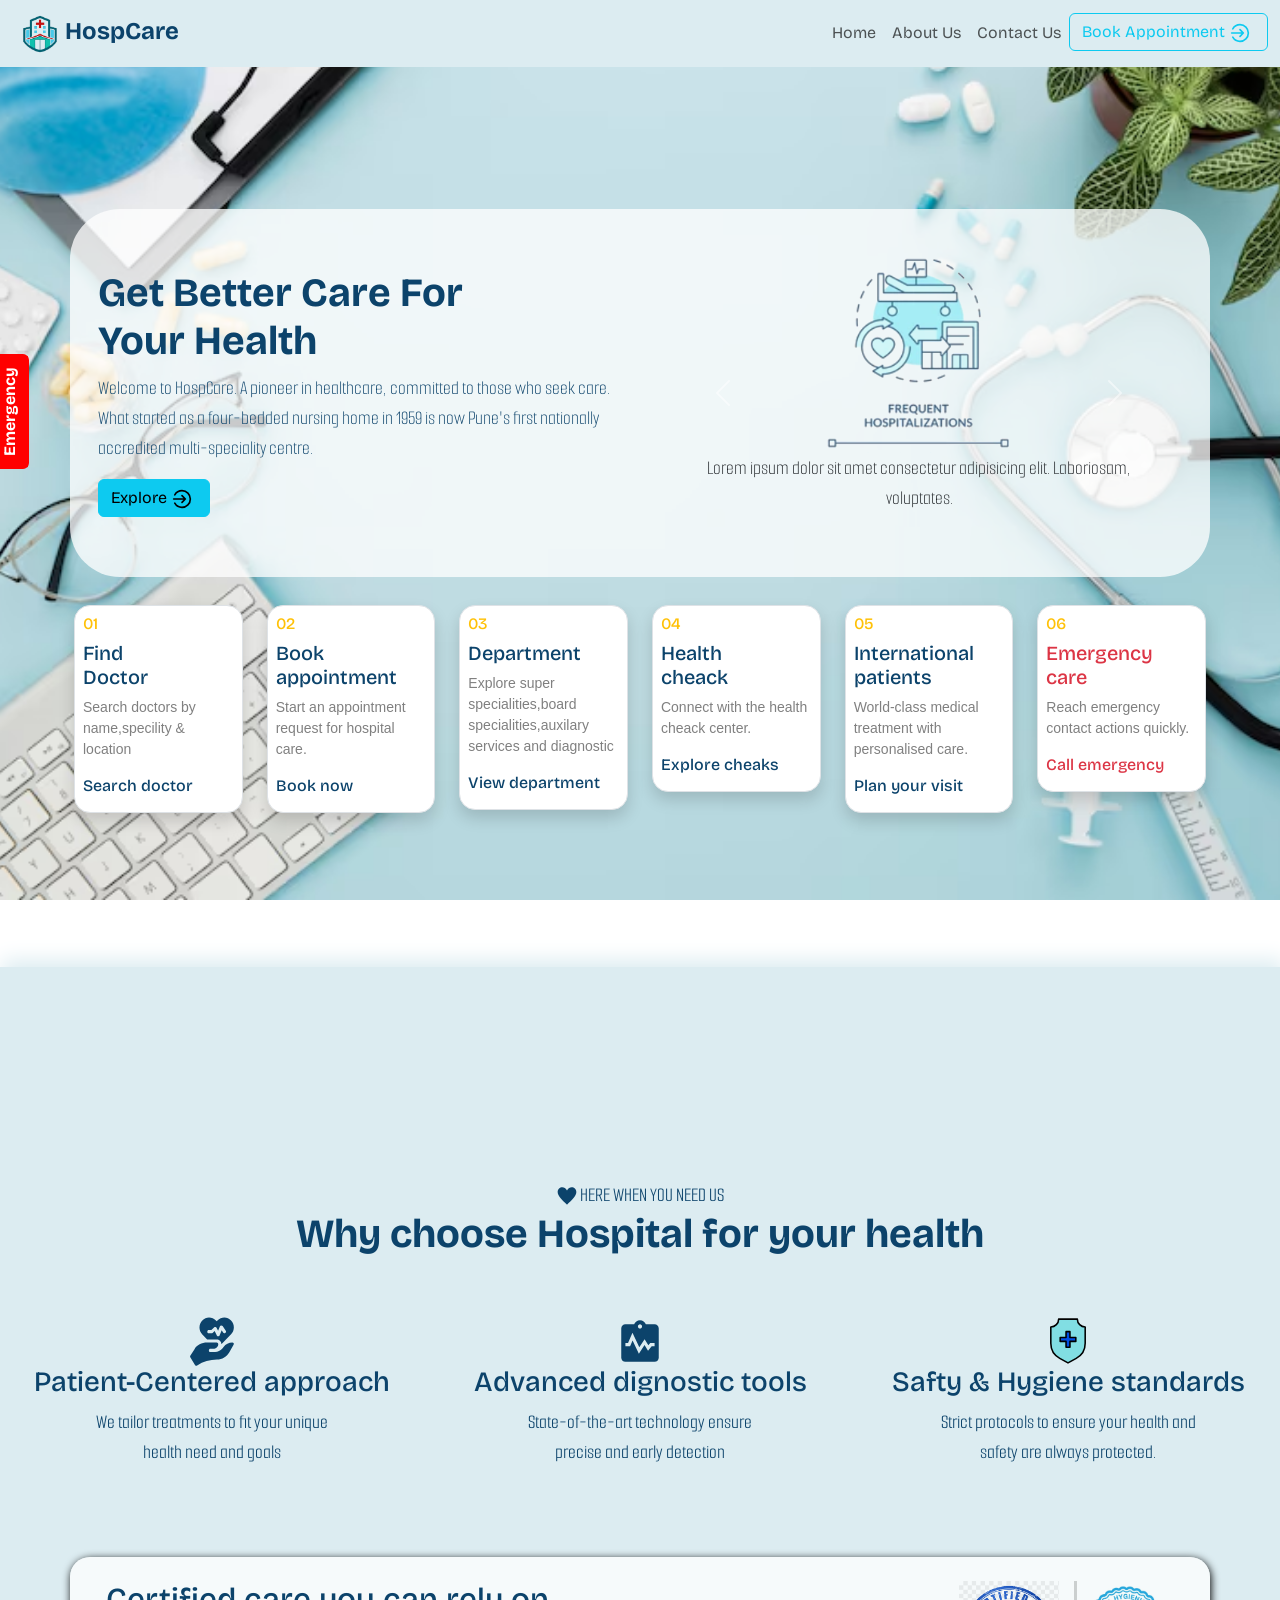
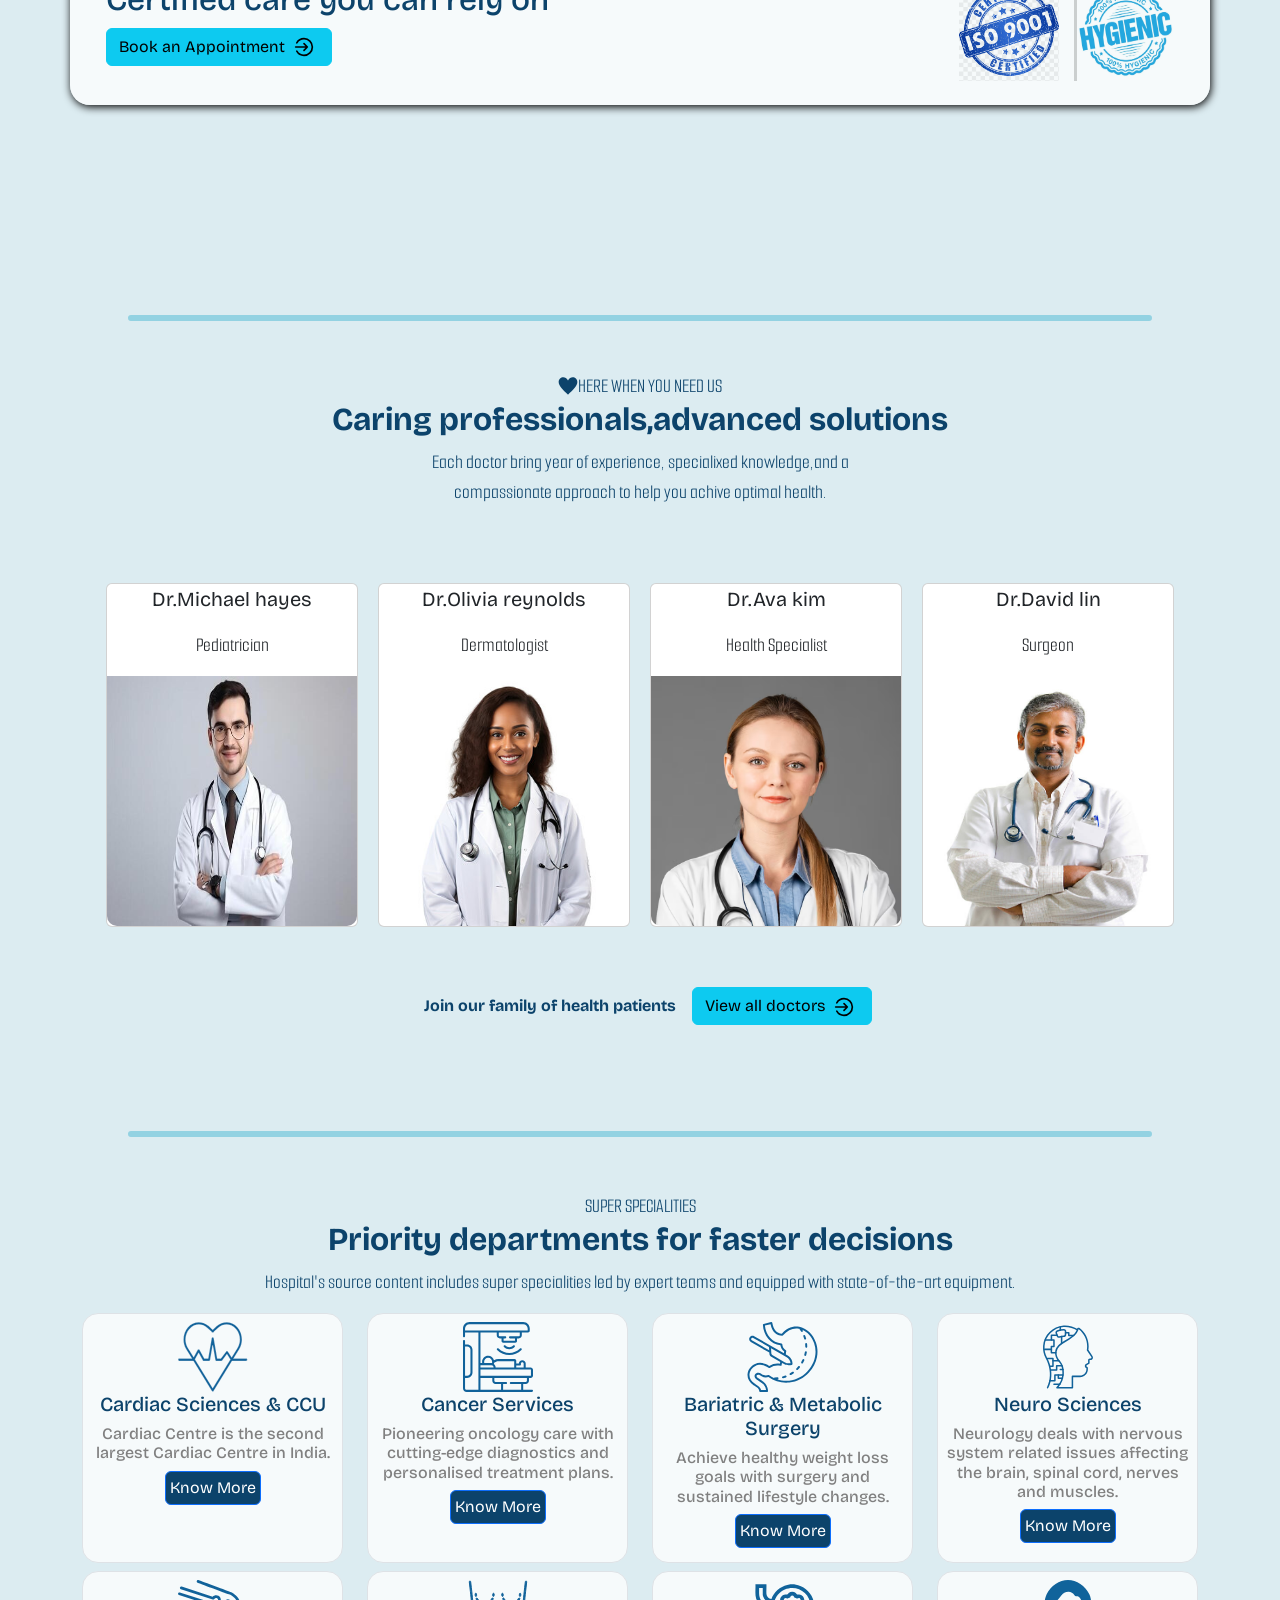
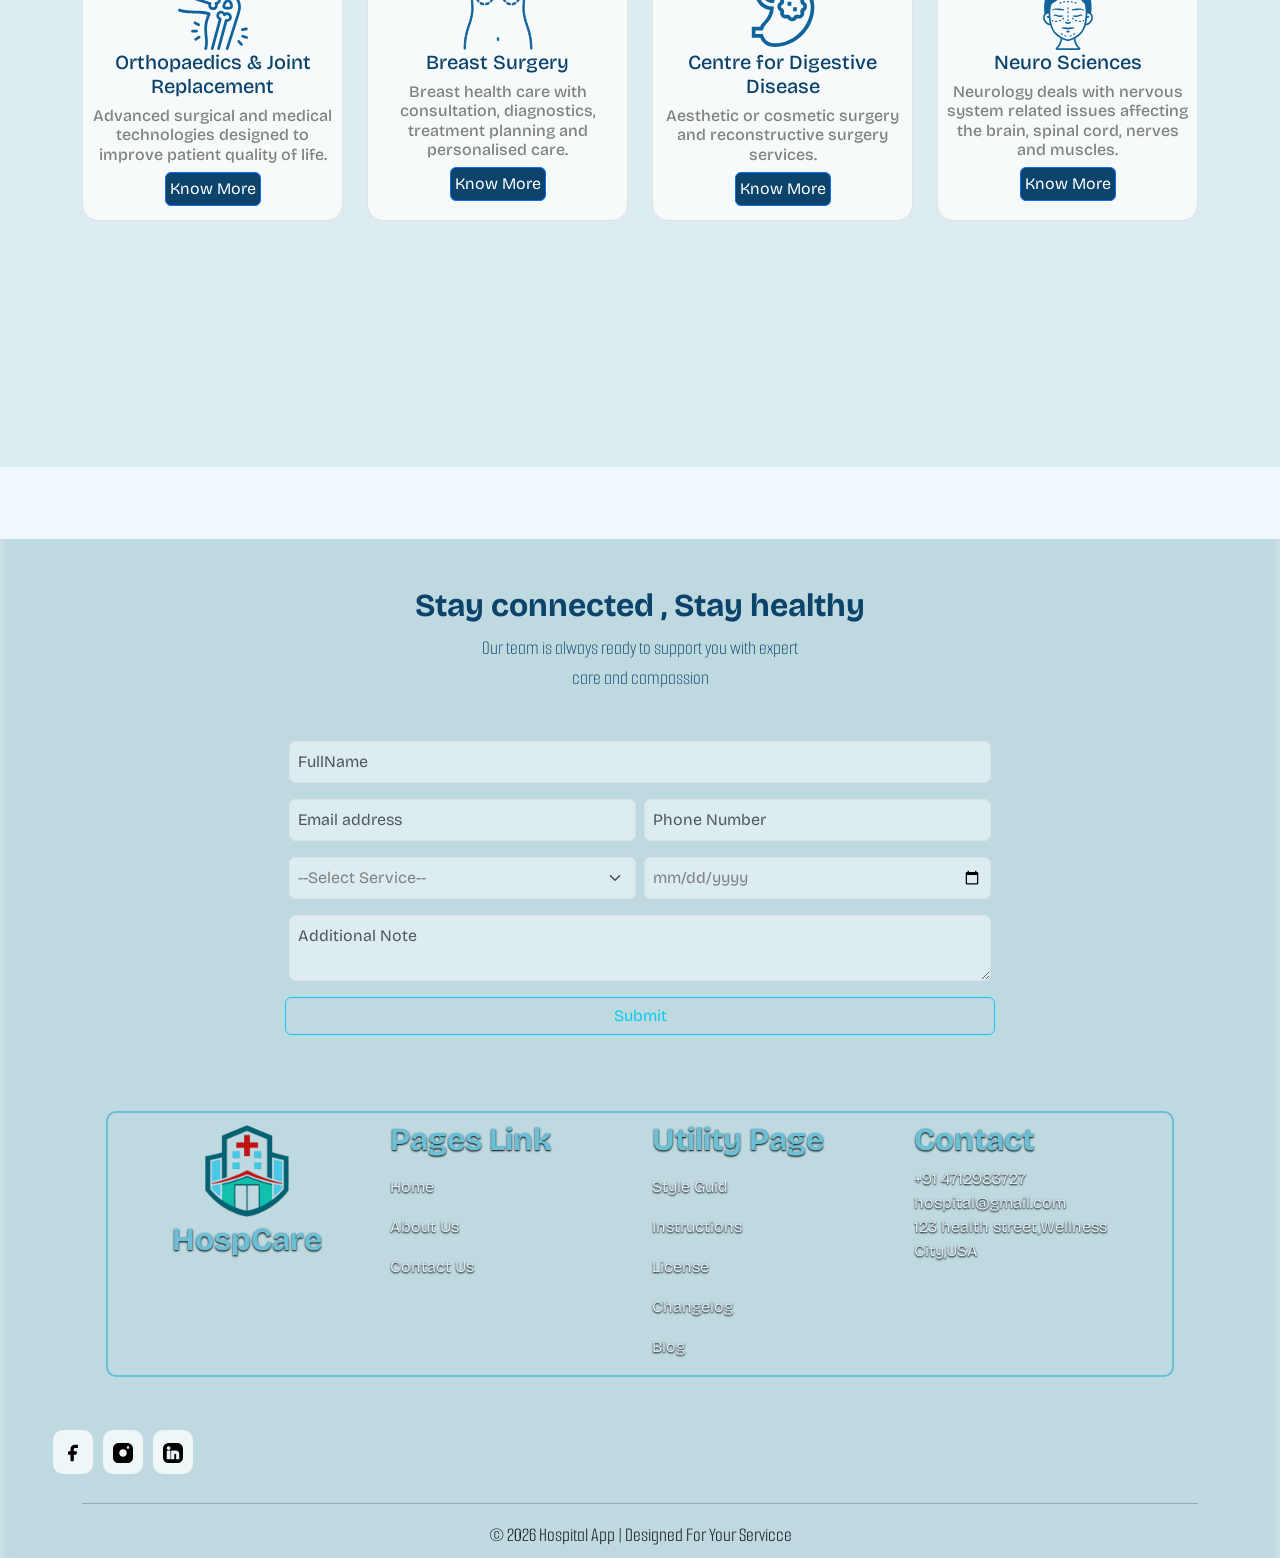
<file: index.html>
<!DOCTYPE html>
<html lang="en">

<head>
    <meta charset="UTF-8">
    <meta name="viewport" content="width=device-width, initial-scale=1.0">
    <link rel="icon" href="./assets/logo.png" sizes="32x32">
    <title>HospCare</title>
    <link rel="stylesheet" href="./style/style.css">
    <link href="https://cdn.jsdelivr.net/npm/bootstrap@5.3.8/dist/css/bootstrap.min.css" rel="stylesheet"
        integrity="sha384-sRIl4kxILFvY47J16cr9ZwB07vP4J8+LH7qKQnuqkuIAvNWLzeN8tE5YBujZqJLB" crossorigin="anonymous">
    <script src="https://cdn.jsdelivr.net/npm/bootstrap@5.3.8/dist/js/bootstrap.bundle.min.js"
        integrity="sha384-FKyoEForCGlyvwx9Hj09JcYn3nv7wiPVlz7YYwJrWVcXK/BmnVDxM+D2scQbITxI"
        crossorigin="anonymous"></script>

</head>

<body>

    <!-- navbar -->
    <div class="container-fluid na">
        <nav class="navbar navbar-expand-lg">
            <div class="navbar-brand">
                <a href="#" class="nav-link px-2">
                    <img src="./assets/logo.png" width="40px" alt="Logo">
                    <span class="fw-bold fs-4 txcol">HospCare</span>
                </a>
            </div>
            <button type="button" class="navbar-toggler" data-bs-toggle="collapse" data-bs-target="#navList"
                aria-controls="navbarNav" aria-expanded="false" aria-label="Toggle navigation">
                <span class="navbar-toggler-icon"></span>
            </button>
            <div class="collapse navbar-collapse" id="navList">
                <ul class="navbar-nav ms-auto text-center">
                    <li class="nav-item"><a href="#" class="nav-link">Home</a></li>
                    <li class="nav-item"><a href="abouut.html" class="nav-link">About Us</a></li>
                    <li class="nav-item"><a href="contactus.html" class="nav-link">Contact Us</a></li>
                    <li class="nav-item"><a href="bookappointment.html" class="btn btn-outline-info">Book Appointment<svg
                                width="30px" height="20px" viewBox="0 0 24 24" fill="none"
                                xmlns="http://www.w3.org/2000/svg">
                                <path
                                    d="M3.33789 7C5.06694 4.01099 8.29866 2 12.0001 2C17.5229 2 22.0001 6.47715 22.0001 12C22.0001 17.5228 17.5229 22 12.0001 22C8.29866 22 5.06694 19.989 3.33789 17M12 16L16 12M16 12L12 8M16 12H2"
                                    stroke="currentColor" stroke-width="2" stroke-linecap="round"
                                    stroke-linejoin="round" />
                            </svg></a></li>

                </ul>
            </div>
        </nav>
    </div>

    <div class="emergency">
        <a href="" class="btn">Emergency</a>
    </div>

    <!-- first section of webpage -->
    <section class="hero p-3">
        <div class="container row hero-slog">
            <div class="col-md-6 text-start fw-bold p-3 txcol">
                <h1 class="fw-bold">Get Better Care For <br>Your Health</h1>
                <p class="lead">Welcome to HospCare. A pioneer in healthcare, committed to those who seek care. What started as a four-bedded nursing home in 1959 is now Pune's first nationally accredited multi-speciality centre.</p>
                <a type="button" class="btn btn-info" href="#need">Explore<svg width="30px" height="20px"
                        viewBox="0 0 24 24" fill="none" xmlns="http://www.w3.org/2000/svg">
                        <path
                            d="M3.33789 7C5.06694 4.01099 8.29866 2 12.0001 2C17.5229 2 22.0001 6.47715 22.0001 12C22.0001 17.5228 17.5229 22 12.0001 22C8.29866 22 5.06694 19.989 3.33789 17M12 16L16 12M16 12L12 8M16 12H2"
                            stroke="currentColor" stroke-width="2" stroke-linecap="round" stroke-linejoin="round" />
                    </svg></a>
            </div>
            <div class="col-md-6 p-5 ">
                <div id="carouselExample" class="carousel slide" data-bs-ride="carousel">
                    <div class="carousel-inner">
                        <div class="carousel-item active">
                            <div class="text-center d-flex flex-column align-items-center ">
                                <img src="assets/froz-hosp.png" class="d-block w-10 stet" alt="...">
                                <p class="lead">Lorem ipsum dolor sit amet consectetur adipisicing elit. Laboriosam,
                                    voluptates.</p>

                            </div>
                        </div>
                        <div class="carousel-item">
                            <div class="text-center d-flex flex-column align-items-center ">
                                <img src="assets/sel-hospi.png" class="d-block w-10 stet" alt="...">
                                <p class="lead">Lorem ipsum dolor sit amet consectetur adipisicing elit. Laboriosam,
                                    voluptates.</p>

                            </div>
                        </div>
                        <div class="carousel-item">
                            <div class="text-center d-flex flex-column align-items-center ">
                                <img src="assets/freq-hosi.png" class="d-block w-10 stet" alt="...">
                                <p class="lead">Lorem ipsum dolor sit amet consectetur adipisicing elit. Laboriosam,
                                    voluptates.</p>

                            </div>
                        </div>
                    </div>
                    <button class="carousel-control-prev" type="button" data-bs-target="#carouselExample"
                        data-bs-slide="prev">
                        <span class="carousel-control-prev-icon" aria-hidden="true"></span>
                        <span class="visually-hidden">Previous</span>
                    </button>
                    <button class="carousel-control-next" type="button" data-bs-target="#carouselExample"
                        data-bs-slide="next">
                        <span class="carousel-control-next-icon" aria-hidden="true"></span>
                        <span class="visually-hidden">Next</span>
                    </button>
                </div>
            </div>
        </div>

        <div class="container p-1 mt-4">
            <div class="row text-start">
                <div class="col-12 col-md-4 col-lg-2 mb-2">
                    <div class="border shadow p-2 rounded-4 card">
                        <h6 class="text-warning">01</h6>
                        <h5 class="txcol">Find <br> Doctor</h5>
                        <p class="p">Search doctors by name,specility & location</p>
                        <h6 class="txcol">Search doctor</h6>
                    </div>
                </div>
                <div class="col-12 col-md-4 col-lg-2 mb-2">
                    <div class="border shadow p-2 rounded-4 card">
                        <h6 class="text-warning">02</h6>
                        <h5 class="txcol">Book <br> appointment</h5>
                        <p class="p">Start an appointment request for hospital care.</p>
                        <h6 class="txcol">Book now</h6>
                    </div>
                </div>
                <div class="col-12 col-md-4 col-lg-2 mb-2">
                    <div class="border shadow p-2 rounded-4 card">
                        <h6 class="text-warning">03</h6>
                        <h5 class="txcol">Department</h5>
                        <p class="p">Explore super specialities,board specialities,auxilary services and diagnostic</p>
                        <h6 class="txcol">View department</h6>
                    </div>
                </div>
                <div class="col-12 col-md-4 col-lg-2 mb-2">
                    <div class="border shadow p-2 rounded-4 card">
                        <h6 class="text-warning">04</h6>
                        <h5 class="txcol">Health <br> cheack</h5>
                        <p class="p">Connect with the health cheack center. </p>
                        <h6 class="txcol">Explore cheaks</h6>
                    </div>
                </div>
                <div class="col-12 col-md-4 col-lg-2 mb-2">
                    <div class="border shadow p-2 rounded-4 card">
                        <h6 class="text-warning">05</h6>
                        <h5 class="txcol">International patients</h5>
                        <p class="p">World-class medical treatment with personalised care. </p>
                        <h6 class="txcol">Plan your visit</h6>
                    </div>
                </div>
                <div class="col-12 col-md-4 col-lg-2 mb-2">
                    <div class="border shadow p-2 rounded-4 card">
                        <h6 class="text-warning">06</h6>
                        <h5 class="text-danger">Emergency <br> care</h5>
                        <p class="p">Reach emergency contact actions quickly.</p>
                        <h6 class="text-danger">Call emergency</h6>
                    </div>
                </div>
            </div>
        </div>
    </section>


    <!-- section second of webpage -->

    <section class="section-need txcol" id="need">
        <div class="need-head text-center ">
            <span class="reveal-text">
                <svg width="20px" height="20px" viewBox="0 0 15 15" fill="#0c436b" version="1.1" id="heart"
                    xmlns="http://www.w3.org/2000/svg">
                    <path
                        d="M13.91,6.75c-1.17,2.25-4.3,5.31-6.07,6.94c-0.1903,0.1718-0.4797,0.1718-0.67,0C5.39,12.06,2.26,9,1.09,6.75&#xA;&#x9;C-1.48,1.8,5-1.5,7.5,3.45C10-1.5,16.48,1.8,13.91,6.75z" />
                </svg>
                HERE WHEN YOU NEED US
            </span>
            <h1 class="fw-bold reveal-text">Why choose Hospital for your health</h1>
        </div>
        <div class="row text-center mb-4">
            <div class="col-lg-4 reveal-text">
                <svg version="1.1" id="Icons" xmlns="http://www.w3.org/2000/svg"
                    xmlns:xlink="http://www.w3.org/1999/xlink" fill="#0c436b" viewBox="0 0 32 32" xml:space="preserve"
                    width="50px" height="50px">
                    <path d="M29.9,17.5C29.7,17.2,29.4,17,29,17c-2.2,0-4.3,1-5.6,2.8L22.5,21c-1.1,1.3-2.8,2-4.5,2h-3c-0.6,0-1-0.4-1-1s0.4-1,1-1h1.9
	c1.6,0,3.1-1.3,3.1-2.9c0,0,0-0.1,0-0.1c0-0.5-0.5-1-1-1l-6.1,0c-3.6,0-6.5,1.6-8.1,4.2l-2.7,4.2c-0.2,0.3-0.2,0.7,0,1l3,5
	c0.1,0.2,0.4,0.4,0.6,0.5c0.1,0,0.1,0,0.2,0c0.2,0,0.4-0.1,0.6-0.2c3.8-2.5,8.2-3.8,12.7-3.8c3.3,0,6.3-1.8,7.9-4.7l2.7-4.8
	C30,18.2,30,17.8,29.9,17.5z" />
                    <path d="M12.9,15C12.9,15,12.9,15,12.9,15l6.1,0c1.6,0,3,1.3,3,2.9l0,0.2c0,0,0,0,0,0l6.2-6.4c2.4-2.5,2.4-6.4,0-8.9
	C27,1.7,25.5,1,23.9,1c-1.6,0-3.2,0.7-4.4,1.9L19,3.4l-0.5-0.5C17.3,1.7,15.8,1,14.1,1C12.5,1,11,1.7,9.8,2.9
	c-2.4,2.5-2.4,6.4,0,8.9L12.9,15z M14,9h1.6l1.7-1.7C17.5,7.1,17.8,7,18.2,7c0.3,0.1,0.6,0.3,0.7,0.5l1,2l1.2-2.9
	C21.2,6.3,21.5,6,21.9,6c0.4,0,0.7,0.1,0.9,0.4l2,3c0.3,0.5,0.2,1.1-0.3,1.4c-0.5,0.3-1.1,0.2-1.4-0.3l-0.9-1.4l-1.3,3.2
	C20.8,12.7,20.4,13,20,13c0,0,0,0,0,0c-0.4,0-0.7-0.2-0.9-0.6l-1.4-2.8l-1,1C16.5,10.9,16.3,11,16,11h-2c-0.6,0-1-0.4-1-1
	S13.4,9,14,9z" />
                </svg>
                <h3>Patient-Centered approach</h3>
                <p>We tailor treatments to fit your unique <br> health need and goals </p>
            </div>

            <div class="col-lg-4 reveal-text">
                <svg fill="#0c436b" width="50px" height="50px" viewBox="0 0 24 24" xmlns="http://www.w3.org/2000/svg">
                    <path fill-rule="evenodd" clip-rule="evenodd"
                        d="M14.8 4H19C20.1 4 21 4.9 21 6V20C21 21.1 20.1 22 19 22H5C3.9 22 3 21.1 3 20V6C3 4.9 3.9 4 5 4H9.2C9.6 2.8 10.7 2 12 2C13.3 2 14.4 2.8 14.8 4ZM13 5C13 4.5 12.5 4 12 4C11.5 4 11 4.5 11 5C11 5.5 11.5 6 12 6C12.5 6 13 5.5 13 5ZM11.6648 15.0447L8.38178 8.08094L6.25697 13.0004H5V14.5004H7.24303L8.44159 11.7254L11.4602 18.1285L14.1716 13.9261L15.8527 16.6653L17.6075 14.5004H19V13.0004H16.8925L16.0223 14.0739L14.2034 11.1101L11.6648 15.0447Z" />
                </svg>
                <h3>Advanced dignostic tools</h3>
                <p>State-of-the-art technology ensure <br> precise and early detection </p>
            </div>

            <div class="col-lg-4 reveal-text">
                <svg width="50px" height="50px" viewBox="0 0 64 64" id="filled" xmlns="http://www.w3.org/2000/svg">
                    <defs>
                        <style>
                            .cls-1 {
                                fill: #81dee3;
                            }

                            .cls-1,
                            .cls-2 {
                                stroke: #000000;
                                stroke-linecap: round;
                                stroke-linejoin: round;
                                stroke-width: 2px;
                            }

                            .cls-2 {
                                fill: #004fe3;
                            }
                        </style>
                    </defs>
                    <title />
                    <path class="cls-1"
                        d="M42.5347,54.2538,32,60,21.4653,54.2538A22,22,0,0,1,10,34.94V14A10,10,0,0,0,20,4H44A10,10,0,0,0,54,14V34.94A22,22,0,0,1,42.5347,54.2538Z" />
                    <polygon class="cls-2"
                        points="42 27.5 34.5 27.5 34.5 20 29.5 20 29.5 27.5 22 27.5 22 32.5 29.5 32.5 29.5 40 34.5 40 34.5 32.5 42 32.5 42 27.5" />
                </svg>
                <h3>Safty & Hygiene standards</h3>
                <p>Strict protocols to ensure your health and <br> safety are always protected.</p>
            </div>
        </div>

        <div class="need-cerf container align-self-center row p-4">
            <div class="text-start fw-bold col-md-6">
                <h2>Certified care you can rely on</h2>
                <a class="btn btn-info " type="button" href="bookappoiment.html">Book
                    an Appointment
                    <svg width="30px" height="20px" viewBox="0 0 24 24" fill="none" xmlns="http://www.w3.org/2000/svg">
                        <path
                            d="M3.33789 7C5.06694 4.01099 8.29866 2 12.0001 2C17.5229 2 22.0001 6.47715 22.0001 12C22.0001 17.5228 17.5229 22 12.0001 22C8.29866 22 5.06694 19.989 3.33789 17M12 16L16 12M16 12L12 8M16 12H2"
                            stroke="currentColor" stroke-width="2" stroke-linecap="round" stroke-linejoin="round" />
                    </svg>
                </a>
            </div>
            <div class="cerf-logo col-md-6 align-self-end">
                <img src="./assets/iso.png" alt="ISO">
                <img class="cerf-img" src="./assets/hygiene.jpg" alt="Hygiene">
            </div>
        </div>
    </section>


    <section class="section-doc txcol">
        <div class="div-line mt-5"></div>
        <div class="doc-head  ">
            <span class="reveal-text">
                <svg width="20px" height="20px" fill="#0c436b" viewBox="0 0 15 15" version="1.1" id="heart"
                    xmlns="http://www.w3.org/2000/svg">
                    <path
                        d="M13.91,6.75c-1.17,2.25-4.3,5.31-6.07,6.94c-0.1903,0.1718-0.4797,0.1718-0.67,0C5.39,12.06,2.26,9,1.09,6.75&#xA;&#x9;C-1.48,1.8,5-1.5,7.5,3.45C10-1.5,16.48,1.8,13.91,6.75z" />
                </svg>
                HERE WHEN YOU NEED US
            </span>
            <h2 class="reveal-text fw-bold">Caring professionals,advanced solutions</h2>
            <p class="reveal-text">Each doctor bring year of experience, specialixed knowledge,and a<br>compassionate
                approach to help you
                achive optimal health.</p>
        </div>
        <div class="doc-card">
            <div class="card reveal-text">
                <span>
                    <p>Dr.Michael hayes</p>
                    <p>Pediatrician</p>
                </span>
                <img src="./assets/doctor1.jpg" alt="Dr.">
            </div>
            <div class="card reveal-text">
                <span>
                    <p>Dr.Olivia reynolds</p>
                    <p>Dermatologist</p>
                </span>
                <img src="./assets/doctor2.jpg" alt="Dr.">
            </div>
            <div class="card reveal-text">
                <span>
                    <p>Dr.Ava kim</p>
                    <p>Health Specialist</p>
                </span>
                <img src="./assets/doctor3.avif" alt="Dr.">
            </div>
            <div class="card reveal-text">
                <span>
                    <p>Dr.David lin </p>
                    <p>Surgeon</p>
                </span>
                <img src="./assets/doctor4.jpg" alt="Dr.">
            </div>
        </div>
        <div class="d-flex align-items-center fw-bold mb-5 mx-2">
            <span class="mx-3">Join our family of health patients</span>
            <a class="btn btn-info" href="doctor.html">View all doctors
                <svg width="30px" height="20px" viewBox="0 0 24 24" fill="none" xmlns="http://www.w3.org/2000/svg">
                    <path
                        d="M3.33789 7C5.06694 4.01099 8.29866 2 12.0001 2C17.5229 2 22.0001 6.47715 22.0001 12C22.0001 17.5228 17.5229 22 12.0001 22C8.29866 22 5.06694 19.989 3.33789 17M12 16L16 12M16 12L12 8M16 12H2"
                        stroke="currentColor" stroke-width="2" stroke-linecap="round" stroke-linejoin="round" />
                </svg>
            </a>
        </div>
        <div class="div-line mt-2"></div>
    </section>

    
    <section class="priority txcol p-4">
        <div class="doc-head">
            <span class="reveal-text">
             SUPER SPECIALITIES
            </span>
            <h2 class="reveal-text fw-bold">Priority departments for faster decisions</h2>
            <p class="reveal-text">Hospital's source content includes super specialities led by expert teams and equipped with
                state-of-the-art equipment.</p>
        </div>

        <div class="container">
            <div class="row">
                <div class="col-md-6 col-lg-3">
                    <div class="about-card border rounded-4 text-center p-2  cheigth mb-2">
                        <img src="./assets/icon-cardiac.svg" alt="" srcset="">
                        <h5>Cardiac Sciences & CCU</h5>
                        <h6 style="color: gray;">Cardiac Centre is the second largest Cardiac Centre in India.</h6>
                        <a href="#" class="btn btn-primary p-1 m-0">Know More</a>
                    </div>
                </div>
                <div class="col-md-6 col-lg-3">
                    <div class="about-card border rounded-4 text-center p-2  cheigth mb-2">
                        <img src="./assets/icon-cancer.svg" alt="" srcset="">
                        <h5>Cancer Services</h5>
                        <h6 style="color: gray;">Pioneering oncology care with cutting-edge diagnostics and personalised treatment plans.</h6>
                        <a href="#" class="btn btn-primary p-1 m-0">Know More</a>
                    </div>
                </div>
                <div class="col-md-6 col-lg-3">
                    <div class="about-card border rounded-4 text-center p-2  cheigth mb-2">
                        <img src="./assets/icon-bariatric.svg" alt="" srcset="">
                        <h5>Bariatric & Metabolic Surgery</h5>
                        <h6 style="color: gray;">Achieve healthy weight loss goals with surgery and sustained lifestyle changes.</h6>
                        <a href="#" class="btn btn-primary p-1 m-0">Know More</a>
                    </div>
                </div>
                <div class="col-md-6 col-lg-3">
                    <div class="about-card border rounded-4 text-center p-2  cheigth mb-2">
                        <img src="./assets/icon-neuro.svg" alt="" srcset="">
                        <h5>Neuro Sciences</h5>
                        <h6 style="color: gray;">Neurology deals with nervous system related issues affecting the brain, spinal cord, nerves and muscles.</h6>
                        <a href="#" class="btn btn-primary p-1 m-0">Know More</a>
                    </div>
                </div>
                <div class="col-md-6 col-lg-3">
                    <div class="about-card border rounded-4 text-center p-2  cheigth mb-2">
                        <img src="./assets/icon-ortho.svg" alt="" srcset="">
                        <h5>Orthopaedics & Joint Replacement</h5>
                        <h6 style="color: gray;">Advanced surgical and medical technologies designed to improve patient quality of life.</h6>
                        <a href="#" class="btn btn-primary p-1 m-0">Know More</a>
                    </div>
                </div>
                <div class="col-md-6 col-lg-3">
                    <div class="about-card border rounded-4 text-center p-2  cheigth mb-2">
                        <img src="./assets/breast-surgery.svg" alt="" srcset="">
                        <h5>Breast Surgery</h5>
                        <h6 style="color: gray;">Breast health care with consultation, diagnostics, treatment planning and personalised care.</h6>
                        <a href="#" class="btn btn-primary p-1 m-0">Know More</a>
                    </div>
                </div>
                <div class="col-md-6 col-lg-3">
                    <div class="about-card border rounded-4 text-center p-2  cheigth mb-2">
                        <img src="./assets/gi-cancer.svg" width="70px" alt="" srcset="">
                        <h5>Centre for Digestive Disease</h5>
                        <h6 style="color: gray;">Aesthetic or cosmetic surgery and reconstructive surgery services.</h6>
                        <a href="#" class="btn btn-primary p-1 m-0">Know More</a>
                    </div>
                </div>
                <div class="col-md-6 col-lg-3">
                    <div class="about-card border rounded-4 text-center p-2  cheigth mb-2">
                        <img src="./assets/cosmetic-surgery.svg"  width="70px" alt="" srcset="">
                        <h5>Neuro Sciences</h5>
                        <h6 style="color: gray;">Neurology deals with nervous system related issues affecting the brain, spinal cord, nerves and muscles.</h6>
                        <a href="#" class="btn btn-primary p-1 m-0">Know More</a>
                    </div>
                </div>
            </div>
        </div>
    </section>

    <footer>
        <div class="ticker-container">
            <div class="ticker-track">
                <span class="ticker-item">Compassionate patient support <span class="separator">&#9679;</span></span>
                <span class="ticker-item">Specilized doctor <span class="separator">&#9679;</span></span>
                <span class="ticker-item">Cardiology Care <span class="separator">&#9679;</span></span>
                <span class="ticker-item">Emergency Services <span class="separator">&#9679;</span></span>
                <span class="ticker-item">Request appointment <span class="separator">&#9679;</span></span>
                <span class="ticker-item">Facilities <span class="separator">&#9679;</span></span>
                <span class="ticker-item">Supportive management</span>
            </div>
        </div>


        <div class="text-center mt-5 mb-4 txcol">
            <h2 class="fw-bold reveal-text">Stay connected , Stay healthy</h2>
            <p class="reveal-text lead">Our team is always ready to support you with expert <br> care and campassion</p>
        </div>
        <div class="cont container mb-1" id="contact">
            <form id="form" class="p-2 align-items-center reveal-text">
                <div class="d-flex mb-3">
                    <input class="fcol form-control mx-1 p-2" type="text" id="username" placeholder="FullName"><br>
                </div>
                <div class="d-flex mb-3">
                    <input class="fcol form-control mx-1 p-2" type="email" name="" id="email" placeholder="Email address">
                    <input class="fcol form-control mx-1 p-2" type="number" name="" id="phone" placeholder="Phone Number">
                </div>
                <div class="d-flex mb-3">
                    <select class="fcol form-select mx-1 p-2" name="" id="services" aria-placeholder="Select Services">
                        <option value="Service One"> --Select Service-- </option>
                        <option value="Service One"> Service One </option>
                        <option value="Service Two"> Service Two </option>
                        <option value="Service Three"> Service Three </option>
                    </select>
                    <input class="fcol form-control  mx-1 p-2" type="date" name="" id="date" placeholder="Prefered Date">
                </div>
                <div class="d-flex mb-3">
                    <textarea class="fcol form-control mx-1 p-2" name="" id="note" placeholder="Additional Note"></textarea>
                </div>
                <div class="d-flex mb-3">
                    <button class="btn btn-outline-info text-center w-100" type="submit">Submit</button>
                </div>


            </form>
        </div>

        <div class="container  p-5 mb-0">

            <div class="row foot-sum p-2">
                <div class="col-md-3 text-center">
                    <img src="./assets/logo.png" height="100px" alt="Logo"><br>
                    <h2 class="fw-bold fs-2 ">HospCare</h2>
                </div>
                <div class="col-md-3">
                    <h2 class="fw-bold">Pages Link</h2>
                    <ul class="navbar-nav">
                        <li class="nav-item"><a class="nav-link" href="index.html">Home</a></li>
                        <li class="nav-item"><a class="nav-link" href="abouut.html">About Us</a></li>
                        <li class="nav-item"><a class="nav-link" href="contactus.html">Contact Us</a></li>
                    </ul>
                </div>
                <div class="col-md-3">
                    <h2 class="fw-bold">Utility Page</h2>
                    <ul class="navbar-nav">
                        <li class="nav-item"><a class="nav-link" href="">Style Guid</a></li>
                        <li class="nav-item"><a class="nav-link" href="">Instructions</a></li>
                        <li class="nav-item"><a class="nav-link" href="">License</a></li>
                        <li class="nav-item"><a class="nav-link" href="">Changelog</a></li>
                        <li class="nav-item"><a class="nav-link" href="">Blog</a></li>
                    </ul>
                </div>
                <div class="col-md-3">
                    <h2 class="fw-bold">Contact</h2>
                    <ul class="navbar-nav">
                        <li class="nav-item">+91 4712983727</li>
                        <li class="nav-item">hospital@gmail.com</li>
                        <li class="nav-item">123 health street,Wellness City,USA </li>
                    </ul>
                </div>
            </div>
        </div>

        <div class="social mx-5">
            <span>
                <svg fill="#000000" width="20px" height="20px" viewBox="0 0 24 24" id="facebook" data-name="Flat Color"
                    xmlns="http://www.w3.org/2000/svg" class="icon flat-color">
                    <path id="primary"
                        d="M14,6h3a1,1,0,0,0,1-1V3a1,1,0,0,0-1-1H14A5,5,0,0,0,9,7v3H7a1,1,0,0,0-1,1v2a1,1,0,0,0,1,1H9v7a1,1,0,0,0,1,1h2a1,1,0,0,0,1-1V14h2.22a1,1,0,0,0,1-.76l.5-2a1,1,0,0,0-1-1.24H13V7A1,1,0,0,1,14,6Z"
                        style="fill: rgb(0, 0, 0);"></path>
                </svg>
            </span>
            <span>
                <svg fill="#000000" height="20px" width="20px" version="1.1" id="Icons"
                    xmlns="http://www.w3.org/2000/svg" xmlns:xlink="http://www.w3.org/1999/xlink" viewBox="0 0 32 32"
                    xml:space="preserve">
                    <path d="M23,0H9C4,0,0,4,0,9v6v8c0,5,4,9,9,9h14c5,0,9-4,9-9v-8V9C32,4,28,0,23,0z M16,10c3.3,0,6,2.7,6,6s-2.7,6-6,6s-6-2.7-6-6
	S12.7,10,16,10z M22,7c0-1.1,0.9-2,2-2s2,0.9,2,2s-0.9,2-2,2S22,8.1,22,7z" />
                </svg>
            </span>
            <span>
                <svg fill="#000000" height="20px" width="20px" version="1.1" id="Icons"
                    xmlns="http://www.w3.org/2000/svg" xmlns:xlink="http://www.w3.org/1999/xlink" viewBox="0 0 32 32"
                    xml:space="preserve">
                    <path d="M23,0H9C4,0,0,4,0,9v14c0,5,4,9,9,9h14c5,0,9-4,9-9V9C32,4,28,0,23,0z M12,25c0,0.6-0.4,1-1,1H7c-0.6,0-1-0.4-1-1V13
	c0-0.6,0.4-1,1-1h4c0.6,0,1,0.4,1,1V25z M9,11c-1.7,0-3-1.3-3-3s1.3-3,3-3s3,1.3,3,3S10.7,11,9,11z M26,25c0,0.6-0.4,1-1,1h-3
	c-0.6,0-1-0.4-1-1v-3.5v-1v-2c0-0.8-0.7-1.5-1.5-1.5S18,17.7,18,18.5v2v1V25c0,0.6-0.4,1-1,1h-3c-0.6,0-1-0.4-1-1V13
	c0-0.6,0.4-1,1-1h4c0.3,0,0.5,0.1,0.7,0.3c0.6-0.2,1.2-0.3,1.8-0.3c3,0,5.5,2.5,5.5,5.5V25z" />
                </svg>
            </span>
        </div>

        <div class="container text-center py-2">
            <hr>
            <p class="mb-0">© 2026 Hospital App | Designed For Your Servicce</p>

        </div>
    </footer>

</body>
<script src="./javascript/script.js"></script>
</html>
</file>
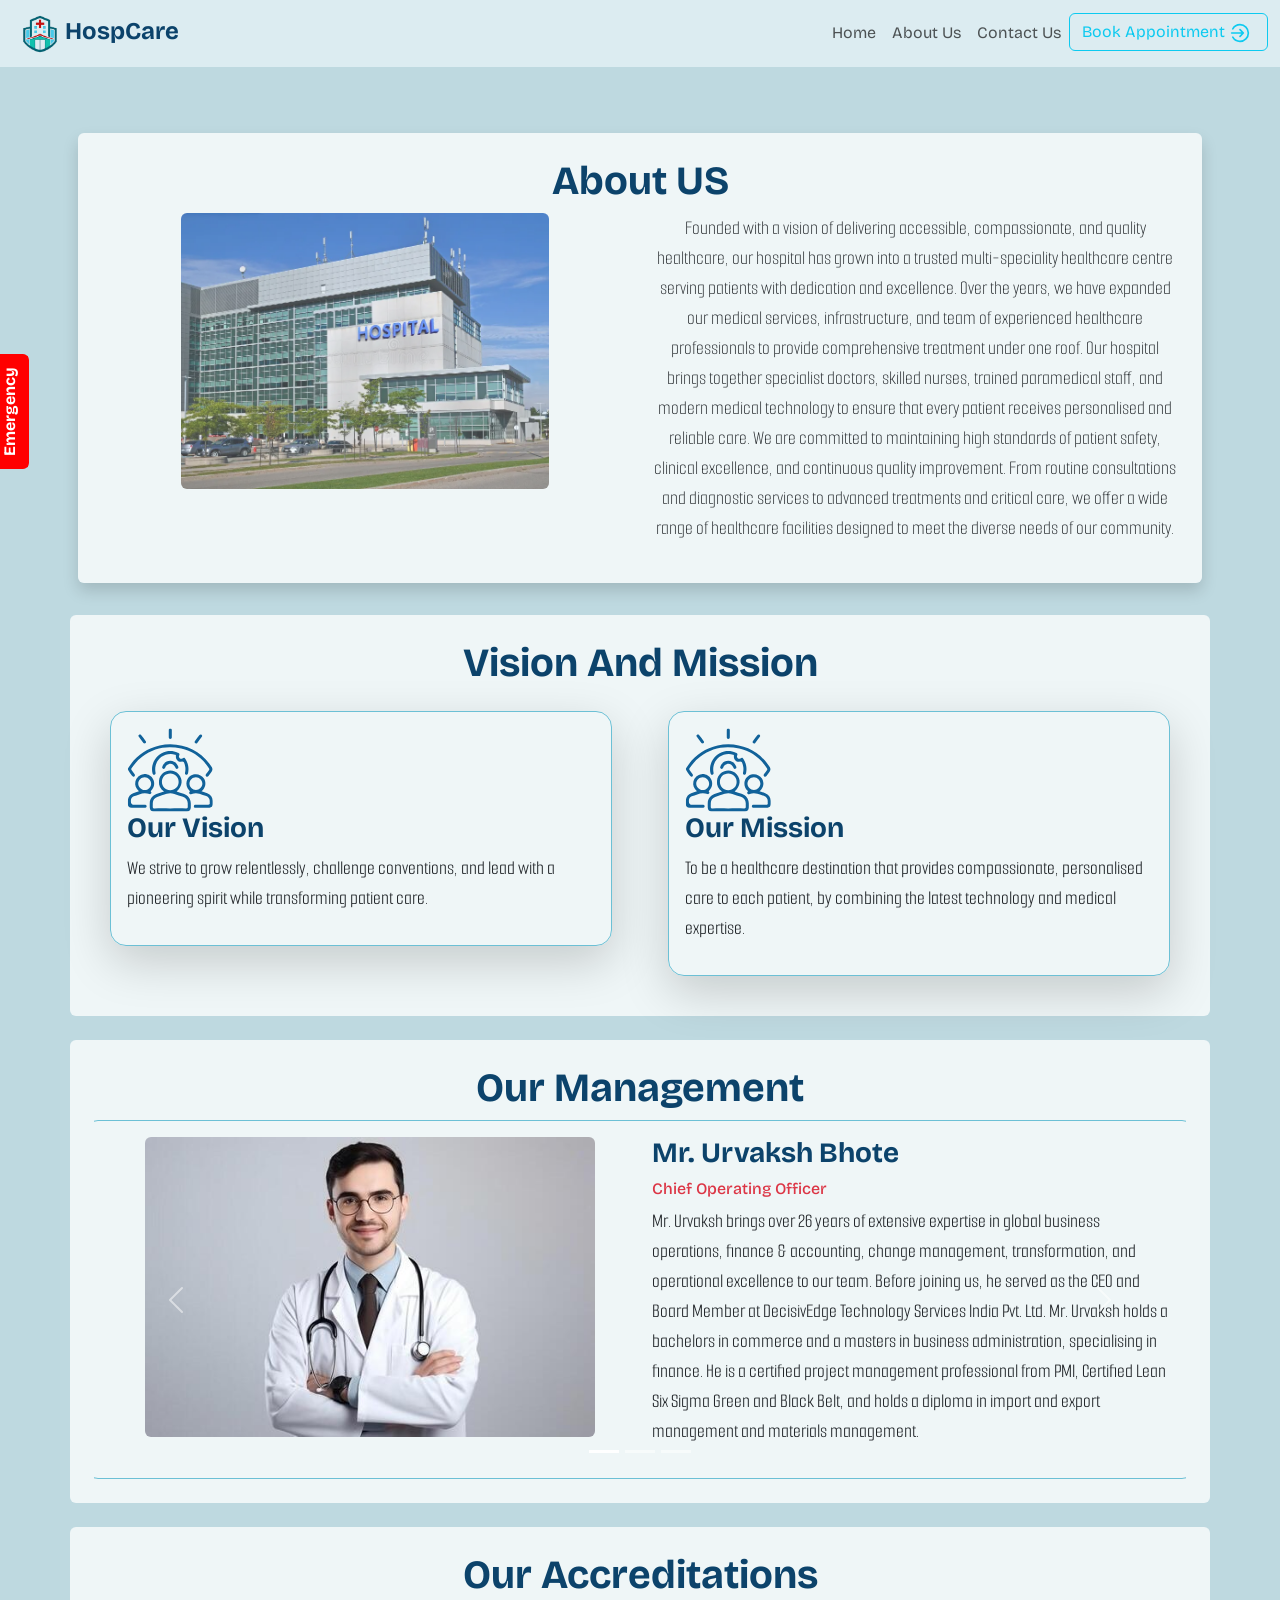
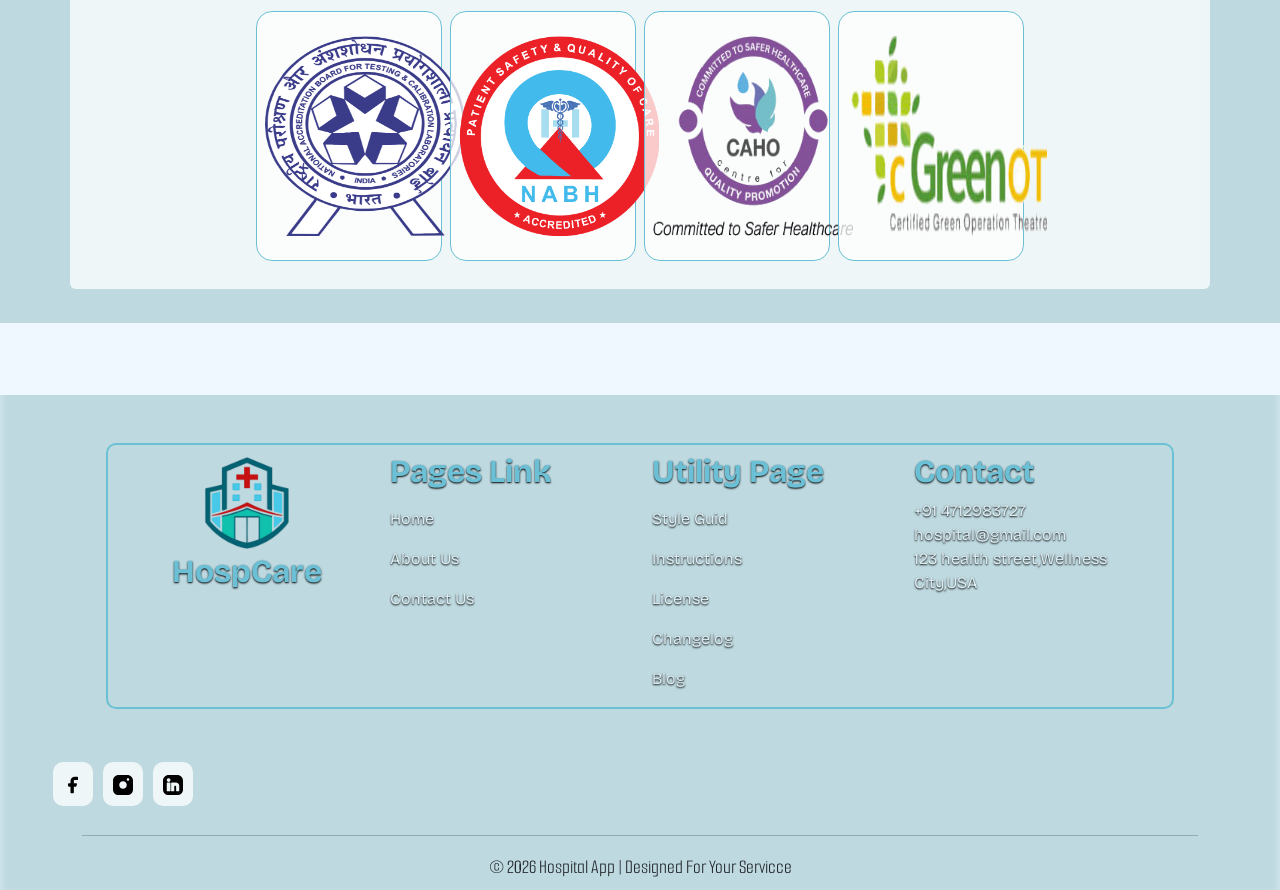
<file: abouut.html>
<!DOCTYPE html>
<html lang="en">

<head>
    <meta charset="UTF-8">
    <meta name="viewport" content="width=device-width, initial-scale=1.0">
    <link rel="icon" href="./assets/logo.png" sizes="32x32">
    <title>HospCare | About Us</title>
    <link href="https://cdn.jsdelivr.net/npm/bootstrap@5.3.8/dist/css/bootstrap.min.css" rel="stylesheet"
        integrity="sha384-sRIl4kxILFvY47J16cr9ZwB07vP4J8+LH7qKQnuqkuIAvNWLzeN8tE5YBujZqJLB" crossorigin="anonymous">
    <script src="https://cdn.jsdelivr.net/npm/bootstrap@5.3.8/dist/js/bootstrap.bundle.min.js"
        integrity="sha384-FKyoEForCGlyvwx9Hj09JcYn3nv7wiPVlz7YYwJrWVcXK/BmnVDxM+D2scQbITxI"
        crossorigin="anonymous"></script>
    <link rel="stylesheet" href="./style/style.css">

</head>

<body>
    <!-- navbar -->
    <div class="container-fluid na">
        <nav class="navbar navbar-expand-lg">
            <div class="navbar-brand">
                <a href="#" class="nav-link px-2">
                    <img src="./assets/logo.png" width="40px" alt="Logo">
                     <span class="fw-bold fs-4 txcol">HospCare</span>
                </a>
            </div>
            <button type="button" class="navbar-toggler" data-bs-toggle="collapse" data-bs-target="#navList"
                aria-controls="navbarNav" aria-expanded="false" aria-label="Toggle navigation">
                <span class="navbar-toggler-icon"></span>
            </button>
            <div class="collapse navbar-collapse" id="navList">
                <ul class="navbar-nav ms-auto text-center">
                    <li class="nav-item"><a href="index.html" class="nav-link">Home</a></li>
                    <li class="nav-item"><a href="abouut.html" class="nav-link">About Us</a></li>
                    <li class="nav-item"><a href="contactus.html" class="nav-link">Contact Us</a></li>
                    <li class="nav-item"><a href="bookappoiment.html" class="btn btn-outline-info">Book Appointment<svg width="30px"
                                height="20px" viewBox="0 0 24 24" fill="none" xmlns="http://www.w3.org/2000/svg">
                                <path
                                    d="M3.33789 7C5.06694 4.01099 8.29866 2 12.0001 2C17.5229 2 22.0001 6.47715 22.0001 12C22.0001 17.5228 17.5229 22 12.0001 22C8.29866 22 5.06694 19.989 3.33789 17M12 16L16 12M16 12L12 8M16 12H2"
                                    stroke="currentColor" stroke-width="2" stroke-linecap="round"
                                    stroke-linejoin="round" />
                            </svg></a></li>

                </ul>
            </div>
        </nav>
    </div>

    <div class="emergency">
        <a href="" class="btn">Emergency</a>
    </div>
    
    <section class="about ">
        <div class="container mt-5 p-2 mb-4 ">
            <div class="about-card rounded shadow p-4">
                <h1 class="size-lg text-center txcol fw-bold">
                    About US
                </h1>
                <div class="row text-center">
                    <div class="col-lg-6 opacity-75">
                        <img src="./assets/hospital-building-modern-parking-lot-59693686.webp" class="rounded img "
                            srcset="">
                    </div>

                    <div class="col-lg-6">
                        <p class="lead">
                            Founded with a vision of delivering accessible, compassionate, and quality healthcare, our
                            hospital has grown into a trusted multi-speciality healthcare centre serving patients with
                            dedication and excellence.

                            Over the years, we have expanded our medical services, infrastructure, and team of
                            experienced healthcare professionals to provide comprehensive treatment under one roof. Our
                            hospital brings together specialist doctors, skilled nurses, trained paramedical staff, and
                            modern medical technology to ensure that every patient receives personalised and reliable
                            care.

                            We are committed to maintaining high standards of patient safety, clinical excellence, and
                            continuous quality improvement. From routine consultations and diagnostic services to
                            advanced treatments and critical care, we offer a wide range of healthcare facilities
                            designed to meet the diverse needs of our community.

                        </p>
                    </div>
                </div>
            </div>
        </div>

        <div class="container about-card rounded p-4 mb-4">
            <h1 class="size-lg text-center txcol fw-bold">
                Vision And Mission
            </h1>

            <div class="row">
                <div class="col-md-6">
                    <div class="p-3 m-3 border rounded-4 shadow-lg">
                        <img src="./assets/vision.svg" alt="" srcset="">
                        <h3 class="fw-bold txcol">Our Vision</h3>
                        <p>We strive to grow relentlessly, challenge conventions, and lead with a pioneering spirit
                            while transforming patient care.</p>
                    </div>
                </div>
                <div class="col-md-6">
                    <div class="p-3 m-3 border rounded-4 shadow-lg">
                        <img src="./assets/vision.svg" alt="" srcset="">
                        <h3 class="fw-bold txcol">Our Mission</h3>
                        <p>To be a healthcare destination that provides compassionate, personalised care to each
                            patient, by combining the latest technology and medical expertise.</p>
                    </div>
                </div>
            </div>


        </div>


        <div class="container about-card rounded p-4 mb-4">
            <h1 class="size-lg text-center fw-bold txcol">
                Our Management
            </h1>


            <div id="carouselExample" class="carousel slide " data-bs-ride="carousel">
                <div class="carousel-indicators">
                    <button type="button" data-bs-target="#carouselExample" data-bs-slide-to="0" class="active"
                        aria-current="true" aria-label="Slide 1"></button>
                    <button type="button" data-bs-target="#carouselExample" data-bs-slide-to="1"
                        aria-label="Slide 2"></button>
                    <button type="button" data-bs-target="#carouselExample" data-bs-slide-to="2"
                        aria-label="Slide 3"></button>
                </div>
                <div class="carousel-inner text-center ">
                    <div class="col-md-12 carousel-item active object-fit-cover">
                        <div class="row p-3 border rounded-4 shadow-lg">
                            <div class="col-md-6">

                                <img src="./assets/doctor1.jpg" alt="" class="rounded" height="300px" srcset="">
                            </div>
                            <div class="col-md-6 text-start">

                                <h3 class="fw-bold txcol">Mr. Urvaksh Bhote</h3>
                                <h6 class="text-danger">Chief Operating Officer</h6>
                                <p>Mr. Urvaksh brings over 26 years of extensive expertise in global business
                                    operations, finance & accounting, change management, transformation, and operational
                                    excellence to our team. Before joining us, he served as the CEO and Board Member at
                                    DecisivEdge Technology Services India Pvt. Ltd. Mr. Urvaksh holds a bachelors in
                                    commerce and a masters in business administration, specialising in finance. He is a
                                    certified project management professional from PMI, Certified Lean Six Sigma Green
                                    and Black Belt, and holds a diploma in import and export management and materials
                                    management.


                                </p>
                            </div>
                        </div>
                    </div>

                    <div class="col-md-12 carousel-item ">
                        <div class="row p-3 border rounded-4 shadow-lg">
                            <div class="col-md-6">

                                <img src="./assets/doctor4.jpg" alt="" class="rounded" height="300px" srcset="">
                            </div>
                            <div class="col-md-6 text-start">

                                <h3 class="fw-bold txcol">Dr. Purvez K. Grant</h3>
                                <h6 class="text-danger">Chairman & Managing Trustee</h6>
                                <p>The Chief Cardiologist and Chairman of Cardiovascular Services at the hospital, Dr.
                                    Purvez K. Grant, is the pillar of the legacy of Ruby Hall Clinic. One of the most
                                    sought-after specialists in cardiology, Dr. Grant holds a slew of fellowships from
                                    some of the most prestigious establishments in the world, including the American
                                    College of Cardiology and the Royal Society of Medicine, UK, among others. Also, in
                                    recognition of his services to the medical field, Dr. Purvez K. Grant has been
                                    conferred several honours, including three national awards.</p>
                            </div>
                        </div>

                    </div>
                    <button class="carousel-control-prev" type="button" data-bs-target="#carouselExample"
                        data-bs-slide="prev">
                        <span class="carousel-control-prev-icon" aria-hidden="true"></span>
                        <span class="visually-hidden">Previous</span>
                    </button>
                    <button class="carousel-control-next" type="button" data-bs-target="#carouselExample"
                        data-bs-slide="next">
                        <span class="carousel-control-next-icon" aria-hidden="true"></span>
                        <span class="visually-hidden">Next</span>
                    </button>
                </div>
            </div>
        </div>
        <div class="container about-card rounded p-4 mb-4">

            <h1 class="size-lg text-center fw-bold txcol">
                Our Accreditations
            </h1>

            <div class="row text-center justify-content-center ">
                <div class="about-card border rounded-4 p-2 py-4  col-md-2 m-1">
                    <img src="./assets/lab.png" class=" img-md rounded" alt="...">

                </div>
                <div class="about-card border rounded-4 p-2 py-4 col-md-2 m-1">
                    <img src="./assets/nabh.png" class=" img-md rounded" alt="...">
                </div>
                <div class="about-card border rounded-4 p-2 py-4 col-md-2 m-1">

                    <img src="./assets/hallmark3-clean.png" class=" img-md rounded" alt="...">

                </div>
                <div class="about-card border rounded-4 p-2 py-4 col-md-2 m-1">
                    <img src="./assets/hallmark4-clean.png" class="img-md rounded" alt="...">
                </div>

            </div>
        </div>

    </section>




    <footer>
        <div class="ticker-container">
            <div class="ticker-track">
                <span class="ticker-item">Compassionate patient support <span class="separator">&#9679;</span></span>
                <span class="ticker-item">Ruby <span class="separator">&#9679;</span></span>
                <span class="ticker-item">Cardiology Care <span class="separator">&#9679;</span></span>
                <span class="ticker-item">Emergency Services <span class="separator">&#9679;</span></span>
                <span class="ticker-item">Request Appointment <span class="separator">&#9679;</span></span>
                <span class="ticker-item">Facilities <span class="separator">&#9679;</span></span>
                <span class="ticker-item">Supportive management</span>
            </div>
        </div>


        <div class="container  p-5 mb-0">

            <div class="row foot-sum p-2">
                <div class="col-md-3 text-center">
                    <img src="./assets/logo.png" height="100px" alt="Logo"><br>
                    <h2 class="fw-bold fs-2 ">HospCare</h2>
                </div>
                <div class="col-md-3">
                    <h2 class="fw-bold">Pages Link</h2>
                    <ul class="navbar-nav">
                        <li class="nav-item"><a class="nav-link" href="index.html">Home</a></li>
                        <li class="nav-item"><a class="nav-link" href="abouut.html">About Us</a></li>
                        <li class="nav-item"><a class="nav-link" href="contactus.html">Contact Us</a></li>
                    </ul>
                </div>
                <div class="col-md-3">
                    <h2 class="fw-bold">Utility Page</h2>
                    <ul class="navbar-nav">
                        <li class="nav-item"><a class="nav-link" href="">Style Guid</a></li>
                        <li class="nav-item"><a class="nav-link" href="">Instructions</a></li>
                        <li class="nav-item"><a class="nav-link" href="">License</a></li>
                        <li class="nav-item"><a class="nav-link" href="">Changelog</a></li>
                        <li class="nav-item"><a class="nav-link" href="">Blog</a></li>
                    </ul>
                </div>
                <div class="col-md-3">
                    <h2 class="fw-bold">Contact</h2>
                    <ul class="navbar-nav">
                        <li class="nav-item">+91 4712983727</li>
                        <li class="nav-item">hospital@gmail.com</li>
                        <li class="nav-item">123 health street,Wellness City,USA </li>
                    </ul>
                </div>
            </div>
        </div>

        <div class="social mx-5">
            <span>
                <svg fill="#000000" width="20px" height="20px" viewBox="0 0 24 24" id="facebook" data-name="Flat Color"
                    xmlns="http://www.w3.org/2000/svg" class="icon flat-color">
                    <path id="primary"
                        d="M14,6h3a1,1,0,0,0,1-1V3a1,1,0,0,0-1-1H14A5,5,0,0,0,9,7v3H7a1,1,0,0,0-1,1v2a1,1,0,0,0,1,1H9v7a1,1,0,0,0,1,1h2a1,1,0,0,0,1-1V14h2.22a1,1,0,0,0,1-.76l.5-2a1,1,0,0,0-1-1.24H13V7A1,1,0,0,1,14,6Z"
                        style="fill: rgb(0, 0, 0);"></path>
                </svg>
            </span>
            <span>
                <svg fill="#000000" height="20px" width="20px" version="1.1" id="Icons"
                    xmlns="http://www.w3.org/2000/svg" xmlns:xlink="http://www.w3.org/1999/xlink" viewBox="0 0 32 32"
                    xml:space="preserve">
                    <path d="M23,0H9C4,0,0,4,0,9v6v8c0,5,4,9,9,9h14c5,0,9-4,9-9v-8V9C32,4,28,0,23,0z M16,10c3.3,0,6,2.7,6,6s-2.7,6-6,6s-6-2.7-6-6
	S12.7,10,16,10z M22,7c0-1.1,0.9-2,2-2s2,0.9,2,2s-0.9,2-2,2S22,8.1,22,7z" />
                </svg>
            </span>
            <span>
                <svg fill="#000000" height="20px" width="20px" version="1.1" id="Icons"
                    xmlns="http://www.w3.org/2000/svg" xmlns:xlink="http://www.w3.org/1999/xlink" viewBox="0 0 32 32"
                    xml:space="preserve">
                    <path d="M23,0H9C4,0,0,4,0,9v14c0,5,4,9,9,9h14c5,0,9-4,9-9V9C32,4,28,0,23,0z M12,25c0,0.6-0.4,1-1,1H7c-0.6,0-1-0.4-1-1V13
	c0-0.6,0.4-1,1-1h4c0.6,0,1,0.4,1,1V25z M9,11c-1.7,0-3-1.3-3-3s1.3-3,3-3s3,1.3,3,3S10.7,11,9,11z M26,25c0,0.6-0.4,1-1,1h-3
	c-0.6,0-1-0.4-1-1v-3.5v-1v-2c0-0.8-0.7-1.5-1.5-1.5S18,17.7,18,18.5v2v1V25c0,0.6-0.4,1-1,1h-3c-0.6,0-1-0.4-1-1V13
	c0-0.6,0.4-1,1-1h4c0.3,0,0.5,0.1,0.7,0.3c0.6-0.2,1.2-0.3,1.8-0.3c3,0,5.5,2.5,5.5,5.5V25z" />
                </svg>
            </span>
        </div>

        <div class="container text-center py-2">
            <hr>
            <p class="mb-0">© 2026 Hospital App | Designed For Your Servicce</p>

        </div>
    </footer>
</body>

</html>
</file>
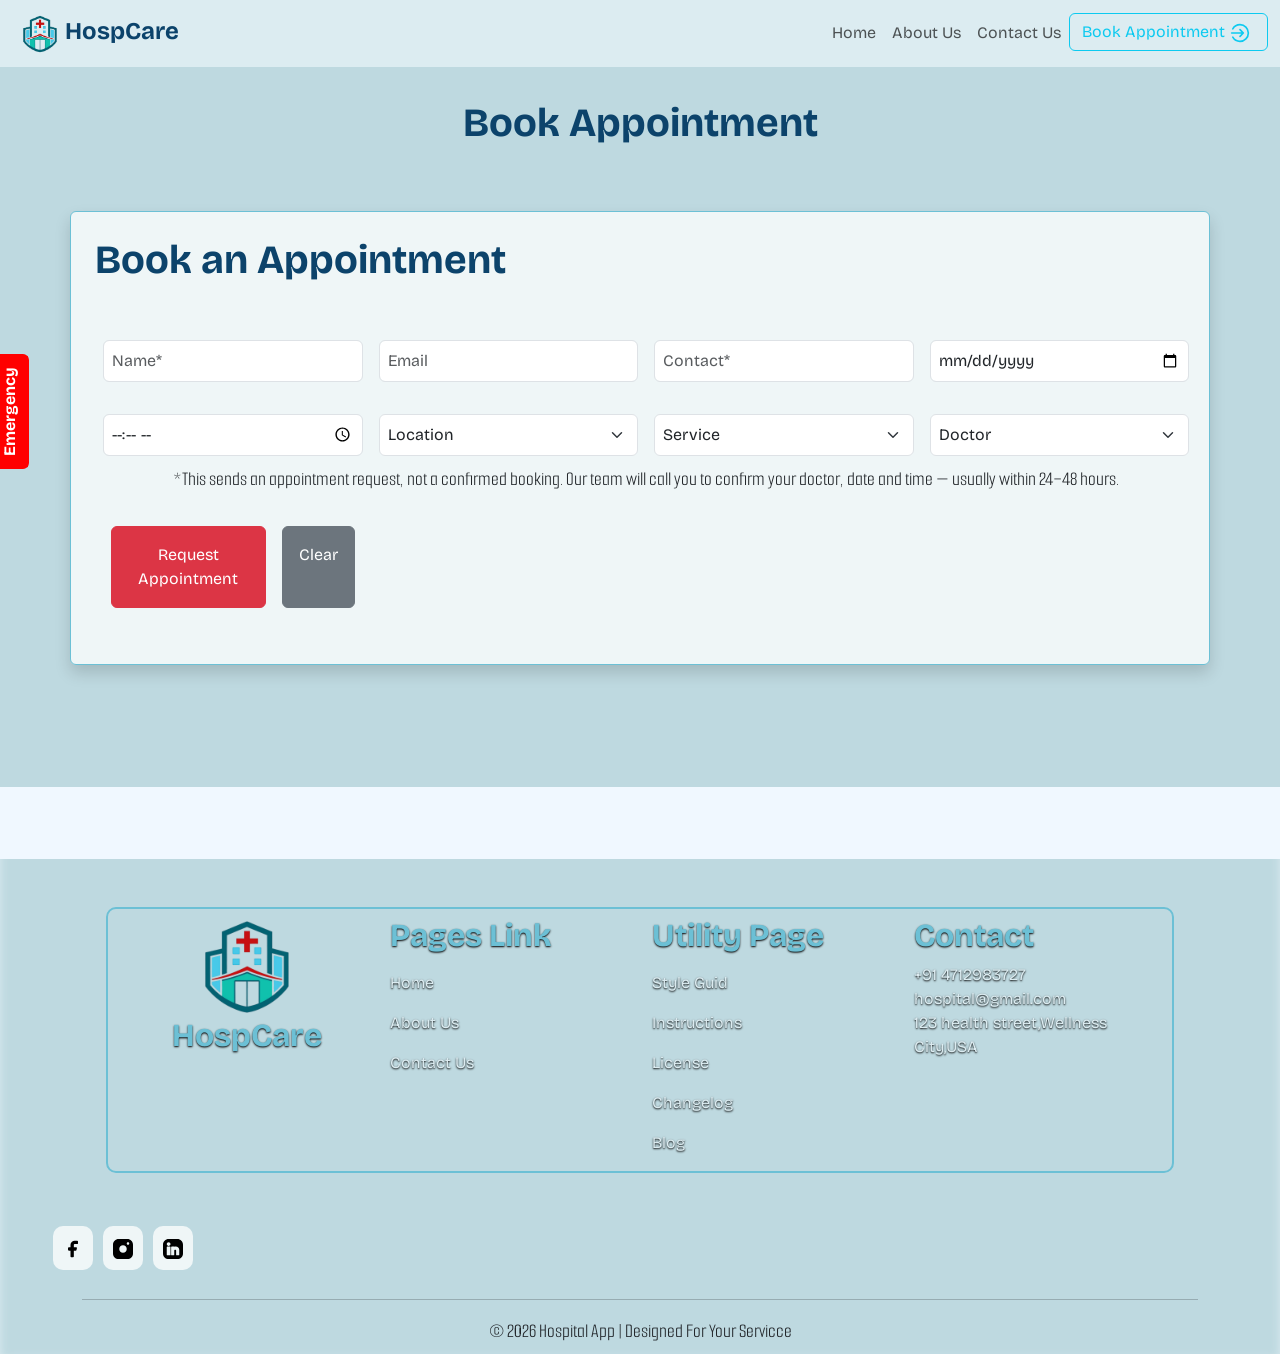
<file: bookappoiment.html>
<!DOCTYPE html>
<html lang="en">

<head>
    <meta charset="UTF-8">
    <meta name="viewport" content="width=device-width, initial-scale=1.0">
    <link rel="icon" href="./assets/logo.png" sizes="32x32">
    <title>HospCare | Booking</title>

    <link href="https://cdn.jsdelivr.net/npm/bootstrap@5.3.8/dist/css/bootstrap.min.css" rel="stylesheet"
        integrity="sha384-sRIl4kxILFvY47J16cr9ZwB07vP4J8+LH7qKQnuqkuIAvNWLzeN8tE5YBujZqJLB" crossorigin="anonymous">
    <script src="https://cdn.jsdelivr.net/npm/bootstrap@5.3.8/dist/js/bootstrap.bundle.min.js"
        integrity="sha384-FKyoEForCGlyvwx9Hj09JcYn3nv7wiPVlz7YYwJrWVcXK/BmnVDxM+D2scQbITxI"
        crossorigin="anonymous"></script>
    <link rel="stylesheet" href="./style/style.css">

</head>

<body>
    <!-- navbar -->
    <div class="container-fluid na">
        <nav class="navbar navbar-expand-lg">
            <div class="navbar-brand">
                <a href="#" class="nav-link px-2">
                    <img src="./assets/logo.png" width="40px" alt="Logo">
                     <span class="fw-bold fs-4 txcol">HospCare</span>
                </a>
            </div>
            <button type="button" class="navbar-toggler" data-bs-toggle="collapse" data-bs-target="#navList"
                aria-controls="navbarNav" aria-expanded="false" aria-label="Toggle navigation">
                <span class="navbar-toggler-icon"></span>
            </button>
            <div class="collapse navbar-collapse" id="navList">
                <ul class="navbar-nav ms-auto text-center">
                    <li class="nav-item"><a href="index.html" class="nav-link">Home</a></li>
                    <li class="nav-item"><a href="abouut.html" class="nav-link">About Us</a></li>
                    <li class="nav-item"><a href="contactus.html" class="nav-link">Contact Us</a></li>
                    <li class="nav-item"><a href="bookappoiment.html" class="btn btn-outline-info">Book Appointment<svg width="30px"
                                height="20px" viewBox="0 0 24 24" fill="none" xmlns="http://www.w3.org/2000/svg">
                                <path
                                    d="M3.33789 7C5.06694 4.01099 8.29866 2 12.0001 2C17.5229 2 22.0001 6.47715 22.0001 12C22.0001 17.5228 17.5229 22 12.0001 22C8.29866 22 5.06694 19.989 3.33789 17M12 16L16 12M16 12L12 8M16 12H2"
                                    stroke="currentColor" stroke-width="2" stroke-linecap="round"
                                    stroke-linejoin="round" />
                            </svg></a></li>

                </ul>
            </div>
        </nav>
    </div>

    <div class="emergency">
        <a href="" class="btn">Emergency</a>
    </div>


    <section class="booking p-3">
        <div class="container mt-2 mb-4 p-2">
            <h1 class="fw-bold text-center txcol">
                Book Appointment
            </h1>
        </div>
        <div class="container p-4 about-card border shadow rounded mt-5">
            <form id="booking">
                <h1 class="fw-bold mb-5 txcol">Book an Appointment</h1>
                
                    <div class="row mb-3 ms-auto">
                        <div class=" col-md-6 col-lg-3 p-2">
                            <input type="name" placeholder="Name*" id="name" class="form-control p-2">
                        </div>
                        
                        <div class=" col-md-6 col-lg-3 p-2">
                            <input type="email" placeholder="Email" id="bemail" class="form-control p-2">
                        </div>
                        <div class=" col-md-6 col-lg-3 p-2">
                            <input type="number" placeholder="Contact*" id="number" class="form-control p-2">
                        </div>
                        <div class=" col-md-6 col-lg-3 p-2">
                            <input type="date" class="form-control p-2" id="date">
                        </div>          
                    </div>
                    <div class="row mb-3 ms-auto">
                        <div class="col-md-6 col-lg-3 p-2">
                            <input type="time"  class="form-control p-2" id="time">
                        </div>
                        
                        <div class=" col-md-6 col-lg-3 p-2">
                            <select  id="place" class="form-select p-2">
                                <option value="">Location</option>
                                <option value="Pune">Pune</option>
                                <option value="Mumbai">Mumbai</option>
                                <option value="Satara">Satara</option>
                                <option value="Other">Other</option>
                            </select>
                        </div>
                        <div class=" col-md-6 col-lg-3 p-2">
                            <select id="services" class="form-select p-2">
                                <option value="">Service</option>
                                <option value="Service1">Service1</option>
                                <option value="Service2">Service2</option>
                                <option value="Service3">Service3</option>
                                <option value="Other">Other</option>
                            </select>
                        </div>
                        <div class=" col-md-6 col-lg-3 p-2">
                            <select id="doctor" class="form-select p-2">
                                <option value="">Doctor</option>
                                <option value="Dr.Michael hayes">Dr.Michael hayes</option>
                                <option value="Dr.Olivia reynolds">Dr.Olivia reynolds</option>
                                <option value="Dr.Ava kim">Dr.Ava kim</option>
                                <option value="Dr.David lin">Dr.David lin </option>
                                <option value="Other">Other</option>
                            </select>
                        </div> 
                        <p>*This sends an appointment request, not a confirmed booking. Our team will call you to confirm your doctor, date and time — usually within 24–48 hours.</p>
                        <div class=" d-flex col-md-6 col-lg-3 p-2">
                            <button type="submit" class="btn btn-danger p-3 m-2">Request Appointment</button>
                            <a href="bookappoiment.html" class="btn btn-secondary p-3 m-2">Clear</a>
                        </div> 


                        
                    </div>
               
            </form>
        </div>
    </section>


    <footer>
        <div class="ticker-container">
            <div class="ticker-track">
                <span class="ticker-item">Compassionate patient support <span class="separator">&#9679;</span></span>
                <span class="ticker-item">Ruby <span class="separator">&#9679;</span></span>
                <span class="ticker-item">Cardiology Care <span class="separator">&#9679;</span></span>
                <span class="ticker-item">Emergency Services <span class="separator">&#9679;</span></span>
                <span class="ticker-item">Request Appointment <span class="separator">&#9679;</span></span>
                <span class="ticker-item">Facilities <span class="separator">&#9679;</span></span>
                <span class="ticker-item">Supportive management</span>
            </div>
        </div>
        <div class="container  p-5 mb-0">

            <div class="row foot-sum p-2">
                <div class="col-md-3 text-center">
                    <img src="./assets/logo.png" height="100px" alt="Logo"><br>
                    <h2 class="fw-bold fs-2 ">HospCare</h2>
                </div>
                <div class="col-md-3">
                    <h2 class="fw-bold">Pages Link</h2>
                    <ul class="navbar-nav">
                        <li class="nav-item"><a class="nav-link" href="index.html">Home</a></li>
                        <li class="nav-item"><a class="nav-link" href="abouut.html">About Us</a></li>
                        <li class="nav-item"><a class="nav-link" href="contactus.html">Contact Us</a></li>
                    </ul>
                </div>
                <div class="col-md-3">
                    <h2 class="fw-bold">Utility Page</h2>
                    <ul class="navbar-nav">
                        <li class="nav-item"><a class="nav-link" href="">Style Guid</a></li>
                        <li class="nav-item"><a class="nav-link" href="">Instructions</a></li>
                        <li class="nav-item"><a class="nav-link" href="">License</a></li>
                        <li class="nav-item"><a class="nav-link" href="">Changelog</a></li>
                        <li class="nav-item"><a class="nav-link" href="">Blog</a></li>
                    </ul>
                </div>
                <div class="col-md-3">
                    <h2 class="fw-bold">Contact</h2>
                    <ul class="navbar-nav">
                        <li class="nav-item">+91 4712983727</li>
                        <li class="nav-item">hospital@gmail.com</li>
                        <li class="nav-item">123 health street,Wellness City,USA </li>
                    </ul>
                </div>
            </div>
        </div>

        <div class="social mx-5">
            <span>
                <svg fill="#000000" width="20px" height="20px" viewBox="0 0 24 24" id="facebook" data-name="Flat Color"
                    xmlns="http://www.w3.org/2000/svg" class="icon flat-color">
                    <path id="primary"
                        d="M14,6h3a1,1,0,0,0,1-1V3a1,1,0,0,0-1-1H14A5,5,0,0,0,9,7v3H7a1,1,0,0,0-1,1v2a1,1,0,0,0,1,1H9v7a1,1,0,0,0,1,1h2a1,1,0,0,0,1-1V14h2.22a1,1,0,0,0,1-.76l.5-2a1,1,0,0,0-1-1.24H13V7A1,1,0,0,1,14,6Z"
                        style="fill: rgb(0, 0, 0);"></path>
                </svg>
            </span>
            <span>
                <svg fill="#000000" height="20px" width="20px" version="1.1" id="Icons"
                    xmlns="http://www.w3.org/2000/svg" xmlns:xlink="http://www.w3.org/1999/xlink" viewBox="0 0 32 32"
                    xml:space="preserve">
                    <path d="M23,0H9C4,0,0,4,0,9v6v8c0,5,4,9,9,9h14c5,0,9-4,9-9v-8V9C32,4,28,0,23,0z M16,10c3.3,0,6,2.7,6,6s-2.7,6-6,6s-6-2.7-6-6
	S12.7,10,16,10z M22,7c0-1.1,0.9-2,2-2s2,0.9,2,2s-0.9,2-2,2S22,8.1,22,7z" />
                </svg>
            </span>
            <span>
                <svg fill="#000000" height="20px" width="20px" version="1.1" id="Icons"
                    xmlns="http://www.w3.org/2000/svg" xmlns:xlink="http://www.w3.org/1999/xlink" viewBox="0 0 32 32"
                    xml:space="preserve">
                    <path d="M23,0H9C4,0,0,4,0,9v14c0,5,4,9,9,9h14c5,0,9-4,9-9V9C32,4,28,0,23,0z M12,25c0,0.6-0.4,1-1,1H7c-0.6,0-1-0.4-1-1V13
	c0-0.6,0.4-1,1-1h4c0.6,0,1,0.4,1,1V25z M9,11c-1.7,0-3-1.3-3-3s1.3-3,3-3s3,1.3,3,3S10.7,11,9,11z M26,25c0,0.6-0.4,1-1,1h-3
	c-0.6,0-1-0.4-1-1v-3.5v-1v-2c0-0.8-0.7-1.5-1.5-1.5S18,17.7,18,18.5v2v1V25c0,0.6-0.4,1-1,1h-3c-0.6,0-1-0.4-1-1V13
	c0-0.6,0.4-1,1-1h4c0.3,0,0.5,0.1,0.7,0.3c0.6-0.2,1.2-0.3,1.8-0.3c3,0,5.5,2.5,5.5,5.5V25z" />
                </svg>
            </span>
        </div>

        <div class="container text-center py-2">
            <hr>
            <p class="mb-0">© 2026 Hospital App | Designed For Your Servicce</p>

        </div>
    </footer>
</body>
<script src="./javascript/booking.js"></script>
</html>
</file>
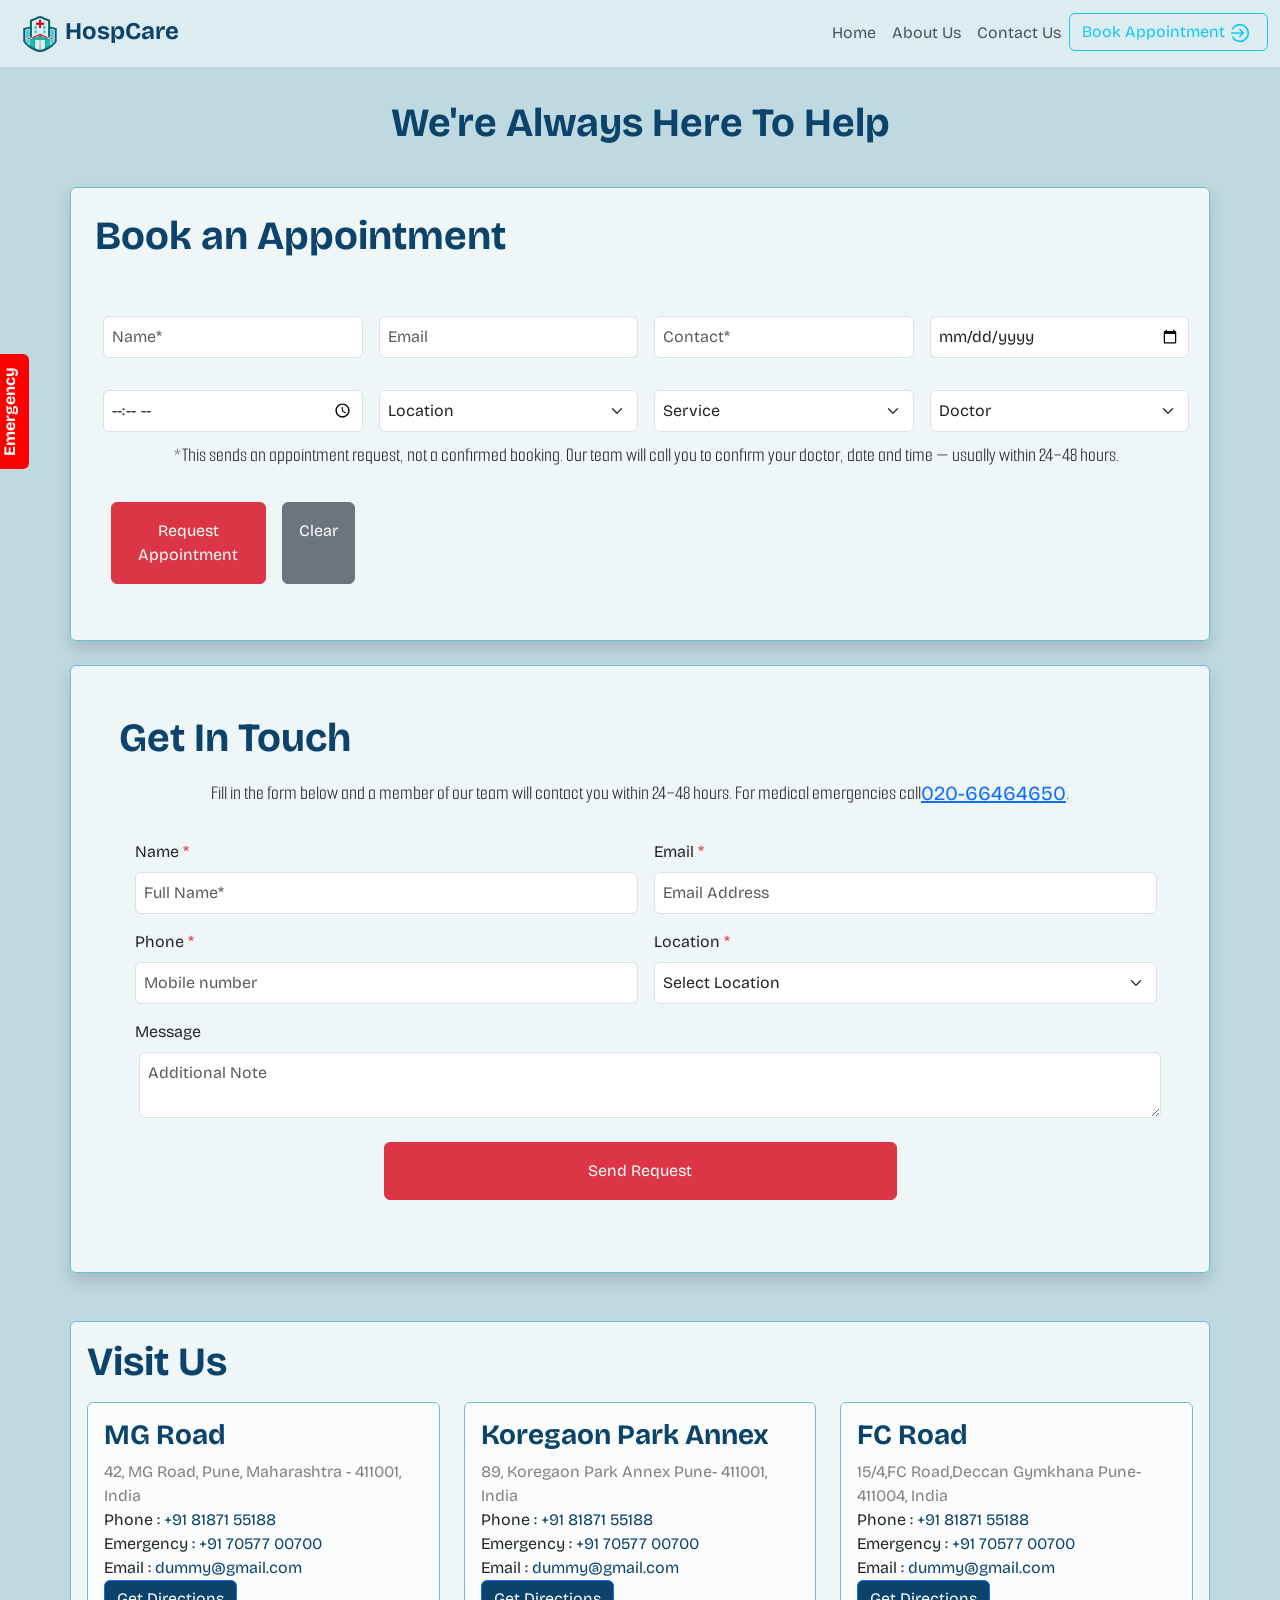
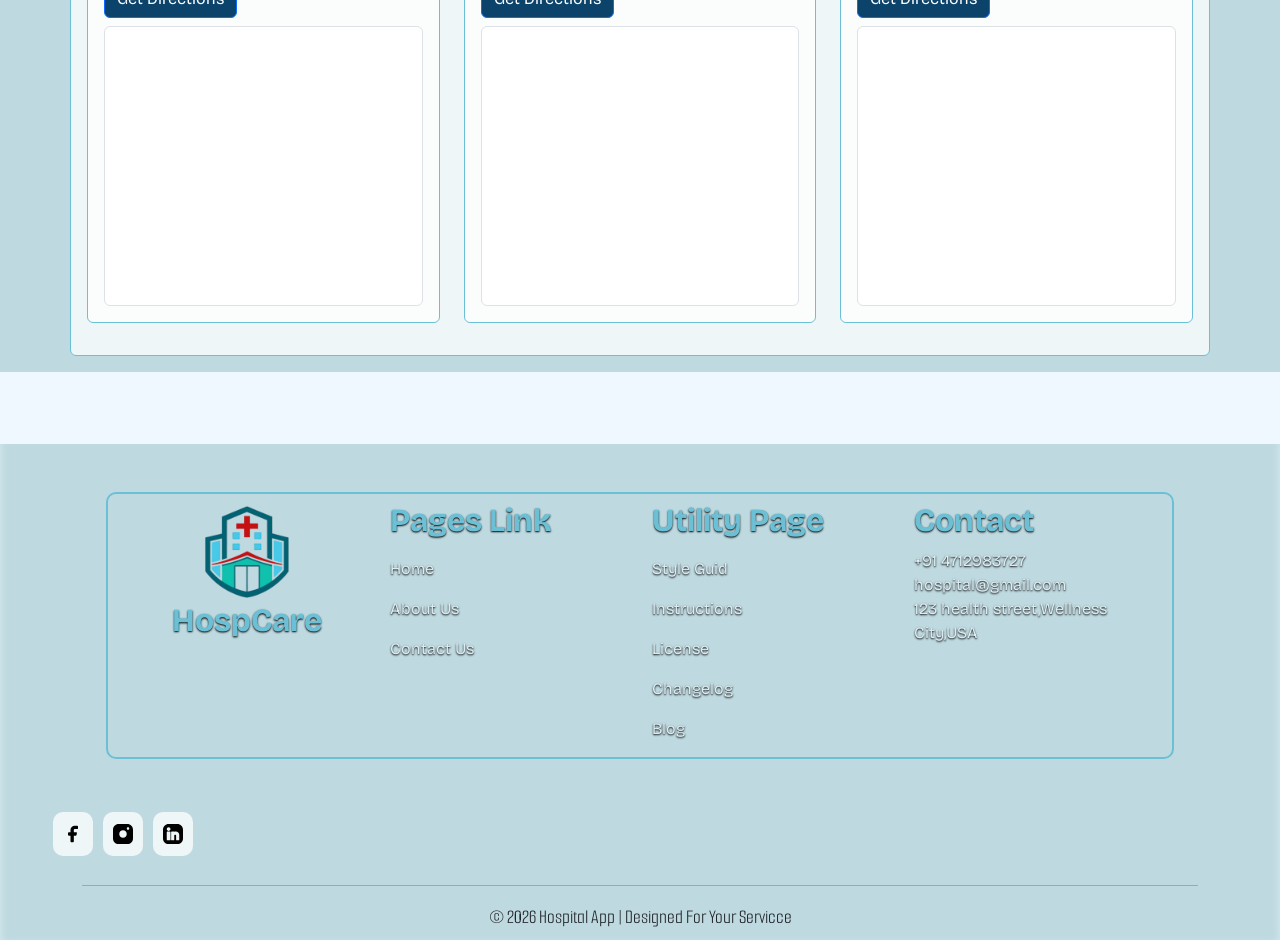
<file: contactus.html>
<!DOCTYPE html>
<html lang="en">

<head>
    <meta charset="UTF-8">
    <meta name="viewport" content="width=device-width, initial-scale=1.0">
    <link rel="icon" href="./assets/logo.png" sizes="32x32">
    <title>HospCare | Contact US</title>

    <link href="https://cdn.jsdelivr.net/npm/bootstrap@5.3.8/dist/css/bootstrap.min.css" rel="stylesheet"
        integrity="sha384-sRIl4kxILFvY47J16cr9ZwB07vP4J8+LH7qKQnuqkuIAvNWLzeN8tE5YBujZqJLB" crossorigin="anonymous">
    <script src="https://cdn.jsdelivr.net/npm/bootstrap@5.3.8/dist/js/bootstrap.bundle.min.js"
        integrity="sha384-FKyoEForCGlyvwx9Hj09JcYn3nv7wiPVlz7YYwJrWVcXK/BmnVDxM+D2scQbITxI"
        crossorigin="anonymous"></script>
    <link rel="stylesheet" href="./style/style.css">



</head>

<body>
    <!-- navbar -->
    <div class="container-fluid na">
        <nav class="navbar navbar-expand-lg">
            <div class="navbar-brand">
                <a href="#" class="nav-link px-2">
                    <img src="./assets/logo.png" width="40px" alt="Logo">
                    <span class="fw-bold fs-4 txcol">HospCare</span>
                </a>
            </div>
            <button type="button" class="navbar-toggler" data-bs-toggle="collapse" data-bs-target="#navList"
                aria-controls="navbarNav" aria-expanded="false" aria-label="Toggle navigation">
                <span class="navbar-toggler-icon"></span>
            </button>
            <div class="collapse navbar-collapse" id="navList">
                <ul class="navbar-nav ms-auto text-center">
                    <li class="nav-item"><a href="index.html" class="nav-link">Home</a></li>
                    <li class="nav-item"><a href="abouut.html" class="nav-link">About Us</a></li>
                    <li class="nav-item"><a href="contactus.html" class="nav-link">Contact Us</a></li>
                    <li class="nav-item"><a href="bookappoiment.html" class="btn btn-outline-info">Book Appointment<svg
                                width="30px" height="20px" viewBox="0 0 24 24" fill="none"
                                xmlns="http://www.w3.org/2000/svg">
                                <path
                                    d="M3.33789 7C5.06694 4.01099 8.29866 2 12.0001 2C17.5229 2 22.0001 6.47715 22.0001 12C22.0001 17.5228 17.5229 22 12.0001 22C8.29866 22 5.06694 19.989 3.33789 17M12 16L16 12M16 12L12 8M16 12H2"
                                    stroke="currentColor" stroke-width="2" stroke-linecap="round"
                                    stroke-linejoin="round" />
                            </svg></a></li>

                </ul>
            </div>
        </nav>
    </div>

    <div class="emergency">
        <a href="" class="btn">Emergency</a>
    </div>


    <section class="booking p-3">
       

        <div class="container mt-2 mb-4 p-2">
            <h1 class="fw-bold text-center txcol">
                We're Always Here To Help
            </h1>
        </div>

        <div class="container p-4 about-card border shadow rounded mb-4">
            <form id="booking">
                <h1 class="fw-bold mb-5 txcol">Book an Appointment</h1>

                <div class="row mb-3 ms-auto">
                    <div class=" col-md-6 col-lg-3 p-2">
                        <input type="name" placeholder="Name*" id="name" class="form-control p-2">
                    </div>

                    <div class=" col-md-6 col-lg-3 p-2">
                        <input type="email" placeholder="Email" id="bemail" class="form-control p-2">
                    </div>
                    <div class=" col-md-6 col-lg-3 p-2">
                        <input type="number" placeholder="Contact*" id="number" class="form-control p-2">
                    </div>
                    <div class=" col-md-6 col-lg-3 p-2">
                        <input type="date" class="form-control p-2" id="date">
                    </div>
                </div>
                <div class="row mb-3 ms-auto">
                    <div class="col-md-6 col-lg-3 p-2">
                        <input type="time" class="form-control p-2" id="time">
                    </div>

                    <div class=" col-md-6 col-lg-3 p-2">
                        <select class="form-select p-2" id="place">
                            <option value="">Location</option>
                            <option value="Pune">Pune</option>
                            <option value="Mumbai">Mumbai</option>
                            <option value="Satara">Satara</option>
                            <option value="Other">Other</option>
                        </select>
                    </div>
                    <div class=" col-md-6 col-lg-3 p-2">
                        <select class="form-select p-2" id="services">
                            <option value="">Service</option>
                            <option value="Service1">Service1</option>
                            <option value="Service2">Service2</option>
                            <option value="Service3">Service3</option>
                            <option value="Other">Other</option>
                        </select>
                    </div>
                    <div class=" col-md-6 col-lg-3 p-2">
                        <select id="doctor" class="form-select p-2">
                            <option value="">Doctor</option>
                            <option value="Dr.Michael hayes">Dr.Michael hayes</option>
                            <option value="Dr.Olivia reynolds">Dr.Olivia reynolds</option>
                            <option value="Dr.Ava kim">Dr.Ava kim</option>
                            <option value="Dr.David lin">Dr.David lin </option>
                            <option value="Other">Other</option>
                        </select>
                    </div>
                    <p>*This sends an appointment request, not a confirmed booking. Our team will call you to confirm
                        your doctor, date and time — usually within 24–48 hours.</p>
                    <div class="d-flex col-md-6 col-lg-3 p-2">
                        <button type="submit" class="btn btn-danger p-3 m-2">Request Appointment</button>
                        <a href="contactus.html" class="btn btn-secondary p-3 m-2">Clear</a>
                    </div>

                    


                </div>

            </form>
        </div>

        <div class="container p-5 mb-5 about-card border shadow rounded" id="contact">

            <h1 class="fw-bold mb-3 txcol">Get In Touch</h1>
            <p>Fill in the form below and a member of our team will contact you within 24–48 hours. For medical
                emergencies call <a href=""> 020-66464650</a>.</p>

            <form id="contactForm" class="p-2 align-items-center reveal-text">
                <div class="row mb-3 ms-auto">
                    <div class=" col-md-12 col-lg-6 p-2">
                        <label class="form-label">Name <span class="text-danger">*</span></label>
                        <input type="name" placeholder="Full Name*" id="Cusername" class="form-control p-2">
                    </div>

                    <div class=" col-md-12 col-lg-6 p-2">
                        <label class="form-label">Email <span class="text-danger">*</span></label>
                        <input type="email" placeholder="Email Address" id="Cemail" class="form-control p-2">
                    </div>
                    <div class=" col-md-12 col-lg-6 p-2">
                        <label class="form-label">Phone <span class="text-danger">*</span></label>
                        <input type="number" placeholder="Mobile number" id="Cphone" class="form-control p-2">
                    </div>
                    <div class=" col-md-12 col-lg-6 p-2">
                        <label class="form-label">Location <span class="text-danger">*</span></label>
                        <select id="location" class="form-select p-2">
                            <option value="">Select Location</option>
                            <option value="Pune">Pune</option>
                            <option value="Mumbai">Mumbai</option>
                            <option value="Satara">Satara</option>
                            <option value="Other">Other</option>
                        </select>
                    </div>
                    <div class="col-12 p-2">
                        <label class="form-label">Message</label>
                        <textarea class="form-control mx-1 p-2" id="Cnote" placeholder="Additional Note"></textarea>
                    </div>
                </div>
                <div class="d-flex mb-3 justify-content-center">
                    <button class="btn btn-danger text-center w-50 p-3" type="submit">Send Request</button>
                </div>


            </form>
        </div>

        <div class="about-card container rounded border p-3">
            <h1 class="fw-bold mb-3 txcol">Visit Us</h1>
            <div class="row">
                <div class="col-lg-4 col-md-12 mb-3">
                    <div class="about-card border rounded p-3 ">

                        <head>
                            <h3 class="txcol fw-bold"> MG Road</h3>
                            <span style="color: gray;">42, MG Road, Pune, Maharashtra - 411001, India</span>
                        </head>
                        <div>
                            <span>Phone : </span><span class="txcol">+91 81871 55188</span><br>
                            <span>Emergency : </span><span class="txcol">+91 70577 00700</span><br>
                            <span>Email : </span><span class="txcol">dummy@gmail.com</span>
                        </div>
                        <a href="https://maps.app.goo.gl/iEEyYZUiLxpiTopH6" class="btn btn-primary">Get Directions</a>
                        <div class="d-flex justify-content-center mt-2 img-thumbnail">

                            <iframe
                                src="https://www.google.com/maps/embed?pb=!1m18!1m12!1m3!1d3596.3038216861246!2d73.87596597496253!3d18.505901382584785!2m3!1f0!2f0!3f0!3m2!1i1024!2i768!4f13.1!3m3!1m2!1s0x3bc2c048ebc13459%3A0x860458c1c7bf8388!2sMG%20Road%2C%20Pune%2C%20Maharashtra%20411001!5e1!3m2!1sen!2sin!4v1788866099821!5m2!1sen!2sin"
                                height="270px" width="270px" style="border: 0" allowfullscreen="" loading="lazy"
                                referrerpolicy="no-referrer-when-downgrade">
                            </iframe>
                        </div>
                    </div>
                </div>
                <div class="col-lg-4 col-md-12 mb-3">
                    <div class="about-card border rounded p-3 ">

                        <head>
                            <h3 class="txcol fw-bold">Koregaon Park Annex</h3>
                            <span style="color: gray;">89, Koregaon Park Annex Pune- 411001, India</span>
                        </head>
                        <div>
                            <span>Phone : </span><span class="txcol">+91 81871 55188</span><br>
                            <span>Emergency : </span><span class="txcol">+91 70577 00700</span><br>
                            <span>Email : </span><span class="txcol">dummy@gmail.com</span>
                        </div>
                        <a href="https://maps.app.goo.gl/UcjbBHxPLcrsRDF79" class="btn btn-primary">Get Directions</a>
                        <div class="d-flex justify-content-center mt-2 img-thumbnail">

                            <iframe
                                src="https://www.google.com/maps/embed?pb=!1m18!1m12!1m3!1d14382.576566930908!2d73.88429429723553!3d18.537275820949436!2m3!1f0!2f0!3f0!3m2!1i1024!2i768!4f13.1!3m3!1m2!1s0x3bc2c04e382a1275%3A0x1ec8ee3be12dcff2!2sKoregaon%20Park%2C%20Pune%2C%20Maharashtra%20411001!5e1!3m2!1sen!2sin!4v1788866267247!5m2!1sen!2sin"
                                height="270px" width="270px" style="border: 0" allowfullscreen="" loading="lazy"
                                referrerpolicy="no-referrer-when-downgrade">
                            </iframe>

                        </div>
                    </div>
                </div>
                <div class="col-lg-4 col-md-12 mb-3">
                    <div class="about-card border rounded p-3 ">

                        <head>
                            <h3 class="txcol fw-bold"> FC Road</h3>
                            <span style="color: gray;">15/4,FC Road,Deccan Gymkhana Pune- 411004, India</span>
                        </head>
                        <div>
                            <span>Phone : </span><span class="txcol">+91 81871 55188</span><br>
                            <span>Emergency : </span><span class="txcol">+91 70577 00700</span><br>
                            <span>Email : </span><span class="txcol">dummy@gmail.com</span>
                        </div>
                        <a href="https://maps.app.goo.gl/QZWWT7Wz64YhLHpP9" class="btn btn-primary">Get Directions</a>
                        <div class="d-flex justify-content-center mt-2 img-thumbnail">

                            <iframe
                                src="https://www.google.com/maps/embed?pb=!1m18!1m12!1m3!1d3596.0601479852635!2d73.8416302!3d18.5174965!2m3!1f0!2f0!3f0!3m2!1i1024!2i768!4f13.1!3m3!1m2!1s0x3bc2c07f4daa097f%3A0xce339b60765d5009!2sFerguson%20College%20Rd%2C%20Pune%2C%20Maharashtra!5e1!3m2!1sen!2sin!4v1788866430657!5m2!1sen!2sin"
                                height="270px" width="270px" style="border: 0" allowfullscreen="" loading="lazy"
                                referrerpolicy="no-referrer-when-downgrade">
                            </iframe>

                        </div>
                    </div>
                </div>
            </div>
        </div>
    </section>



    <footer>
        <div class="ticker-container">
            <div class="ticker-track">
                <span class="ticker-item">Compassionate patient support <span class="separator">&#9679;</span></span>
                <span class="ticker-item">Ruby <span class="separator">&#9679;</span></span>
                <span class="ticker-item">Cardiology Care <span class="separator">&#9679;</span></span>
                <span class="ticker-item">Emergency Services <span class="separator">&#9679;</span></span>
                <span class="ticker-item">Request Appointment <span class="separator">&#9679;</span></span>
                <span class="ticker-item">Facilities <span class="separator">&#9679;</span></span>
                <span class="ticker-item">Supportive management</span>
            </div>
        </div>
        <div class="container  p-5 mb-0">

            <div class="row foot-sum p-2">
                <div class="col-md-3 text-center">
                    <img src="./assets/logo.png" height="100px" alt="Logo"><br>
                    <h2 class="fw-bold fs-2 ">HospCare</h2>
                </div>
                <div class="col-md-3">
                    <h2 class="fw-bold">Pages Link</h2>
                    <ul class="navbar-nav">
                        <li class="nav-item"><a class="nav-link" href="index.html">Home</a></li>
                        <li class="nav-item"><a class="nav-link" href="abouut.html">About Us</a></li>
                        <li class="nav-item"><a class="nav-link" href="contactus.html">Contact Us</a></li>
                    </ul>
                </div>
                <div class="col-md-3">
                    <h2 class="fw-bold">Utility Page</h2>
                    <ul class="navbar-nav">
                        <li class="nav-item"><a class="nav-link" href="">Style Guid</a></li>
                        <li class="nav-item"><a class="nav-link" href="">Instructions</a></li>
                        <li class="nav-item"><a class="nav-link" href="">License</a></li>
                        <li class="nav-item"><a class="nav-link" href="">Changelog</a></li>
                        <li class="nav-item"><a class="nav-link" href="">Blog</a></li>
                    </ul>
                </div>
                <div class="col-md-3">
                    <h2 class="fw-bold">Contact</h2>
                    <ul class="navbar-nav">
                        <li class="nav-item">+91 4712983727</li>
                        <li class="nav-item">hospital@gmail.com</li>
                        <li class="nav-item">123 health street,Wellness City,USA </li>
                    </ul>
                </div>
            </div>
        </div>

        <div class="social mx-5">
            <span>
                <svg fill="#000000" width="20px" height="20px" viewBox="0 0 24 24" id="facebook" data-name="Flat Color"
                    xmlns="http://www.w3.org/2000/svg" class="icon flat-color">
                    <path id="primary"
                        d="M14,6h3a1,1,0,0,0,1-1V3a1,1,0,0,0-1-1H14A5,5,0,0,0,9,7v3H7a1,1,0,0,0-1,1v2a1,1,0,0,0,1,1H9v7a1,1,0,0,0,1,1h2a1,1,0,0,0,1-1V14h2.22a1,1,0,0,0,1-.76l.5-2a1,1,0,0,0-1-1.24H13V7A1,1,0,0,1,14,6Z"
                        style="fill: rgb(0, 0, 0);"></path>
                </svg>
            </span>
            <span>
                <svg fill="#000000" height="20px" width="20px" version="1.1" id="Icons"
                    xmlns="http://www.w3.org/2000/svg" xmlns:xlink="http://www.w3.org/1999/xlink" viewBox="0 0 32 32"
                    xml:space="preserve">
                    <path d="M23,0H9C4,0,0,4,0,9v6v8c0,5,4,9,9,9h14c5,0,9-4,9-9v-8V9C32,4,28,0,23,0z M16,10c3.3,0,6,2.7,6,6s-2.7,6-6,6s-6-2.7-6-6
	S12.7,10,16,10z M22,7c0-1.1,0.9-2,2-2s2,0.9,2,2s-0.9,2-2,2S22,8.1,22,7z" />
                </svg>
            </span>
            <span>
                <svg fill="#000000" height="20px" width="20px" version="1.1" id="Icons"
                    xmlns="http://www.w3.org/2000/svg" xmlns:xlink="http://www.w3.org/1999/xlink" viewBox="0 0 32 32"
                    xml:space="preserve">
                    <path d="M23,0H9C4,0,0,4,0,9v14c0,5,4,9,9,9h14c5,0,9-4,9-9V9C32,4,28,0,23,0z M12,25c0,0.6-0.4,1-1,1H7c-0.6,0-1-0.4-1-1V13
	c0-0.6,0.4-1,1-1h4c0.6,0,1,0.4,1,1V25z M9,11c-1.7,0-3-1.3-3-3s1.3-3,3-3s3,1.3,3,3S10.7,11,9,11z M26,25c0,0.6-0.4,1-1,1h-3
	c-0.6,0-1-0.4-1-1v-3.5v-1v-2c0-0.8-0.7-1.5-1.5-1.5S18,17.7,18,18.5v2v1V25c0,0.6-0.4,1-1,1h-3c-0.6,0-1-0.4-1-1V13
	c0-0.6,0.4-1,1-1h4c0.3,0,0.5,0.1,0.7,0.3c0.6-0.2,1.2-0.3,1.8-0.3c3,0,5.5,2.5,5.5,5.5V25z" />
                </svg>
            </span>
        </div>

        <div class="container text-center py-2">
            <hr>
            <p class="mb-0">© 2026 Hospital App | Designed For Your Servicce</p>

        </div>
    </footer>
</body>
<script src="./javascript/contact.js"></script>

</html>
</file>
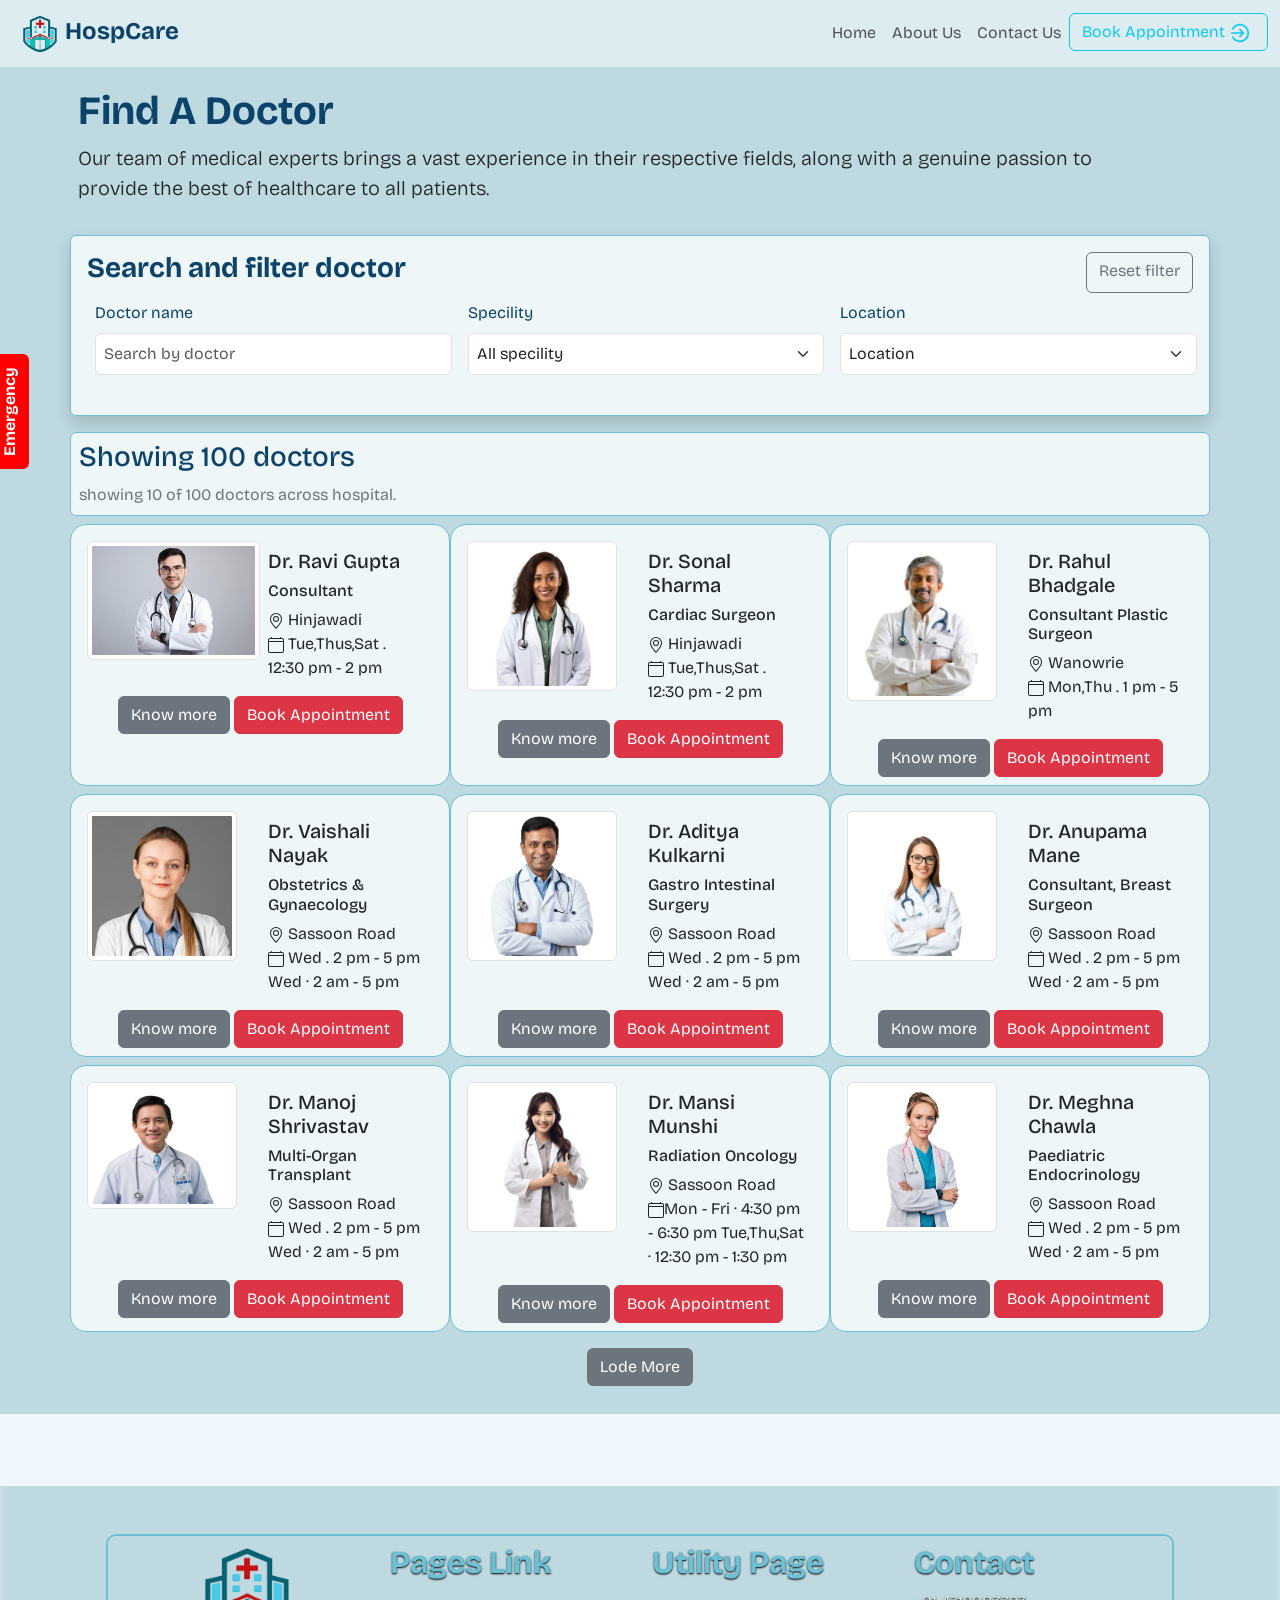
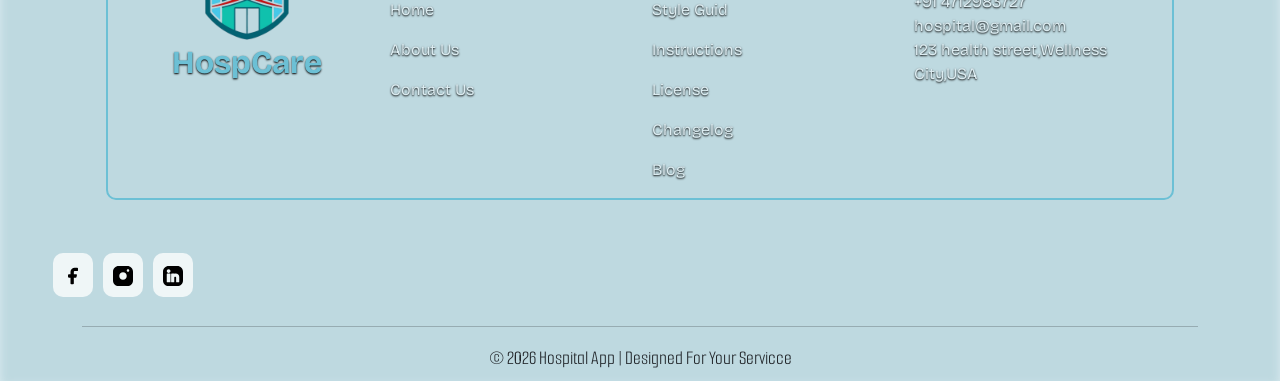
<file: doctor.html>
<!DOCTYPE html>
<html lang="en">

<head>
    <meta charset="UTF-8">
    <meta name="viewport" content="width=device-width, initial-scale=1.0">
    <link rel="icon" href="./assets/logo.png" sizes="32x32">
    <title>HospCare | Doctor</title>

    <link href="https://cdn.jsdelivr.net/npm/bootstrap@5.3.8/dist/css/bootstrap.min.css" rel="stylesheet"
        integrity="sha384-sRIl4kxILFvY47J16cr9ZwB07vP4J8+LH7qKQnuqkuIAvNWLzeN8tE5YBujZqJLB" crossorigin="anonymous">
    <script src="https://cdn.jsdelivr.net/npm/bootstrap@5.3.8/dist/js/bootstrap.bundle.min.js"
        integrity="sha384-FKyoEForCGlyvwx9Hj09JcYn3nv7wiPVlz7YYwJrWVcXK/BmnVDxM+D2scQbITxI"
        crossorigin="anonymous"></script>
    <link rel="stylesheet" href="./style/style.css">

</head>

<body>
    <!-- navbar -->
    <div class="container-fluid na">
        <nav class="navbar navbar-expand-lg">
            <div class="navbar-brand">
                <a href="#" class="nav-link px-2">
                    <img src="./assets/logo.png" width="40px" alt="Logo">
                    <span class="fw-bold fs-4 txcol">HospCare</span>
                
                </a>
            </div>
            <button type="button" class="navbar-toggler" data-bs-toggle="collapse" data-bs-target="#navList"
                aria-controls="navbarNav" aria-expanded="false" aria-label="Toggle navigation">
                <span class="navbar-toggler-icon"></span>
            </button>
            <div class="collapse navbar-collapse" id="navList">
                <ul class="navbar-nav ms-auto text-center">
                    <li class="nav-item"><a href="index.html" class="nav-link">Home</a></li>
                    <li class="nav-item"><a href="abouut.html" class="nav-link">About Us</a></li>
                    <li class="nav-item"><a href="contactus.html" class="nav-link">Contact Us</a></li>
                    <li class="nav-item"><a href="bookappoiment.html" class="btn btn-outline-info">Book Appointment<svg
                                width="30px" height="20px" viewBox="0 0 24 24" fill="none"
                                xmlns="http://www.w3.org/2000/svg">
                                <path
                                    d="M3.33789 7C5.06694 4.01099 8.29866 2 12.0001 2C17.5229 2 22.0001 6.47715 22.0001 12C22.0001 17.5228 17.5229 22 12.0001 22C8.29866 22 5.06694 19.989 3.33789 17M12 16L16 12M16 12L12 8M16 12H2"
                                    stroke="currentColor" stroke-width="2" stroke-linecap="round"
                                    stroke-linejoin="round" />
                            </svg></a></li>

                </ul>
            </div>
        </nav>
    </div>

    <div class="emergency">
        <a href="" class="btn">Emergency</a>
    </div>

    <section class="doctor p-1">
        <div class="container mt-2 mb-4 p-2">
            <h1 class="fw-bold txcol">
                Find A Doctor
            </h1>
            <span class="lead">Our team of medical experts brings a vast experience in their respective fields, along
                with a genuine passion to <br>provide the best of healthcare to all patients.</span>
        </div>

        <div class="container about-card p-3 border rounded shadow mb-3">
            <div class="d-flex justify-content-between text-center ">
                <h3 class="fw-bold txcol">Search and filter doctor</h3>
                <a href="doctor.html" class="btn btn-outline-secondary">Reset filter</a>
            </div>
            <div class="row mb-3 ms-auto">
                <div class=" col-md-6 col-lg-4 p-2">
                    <label for="" class="form-label txcol">Doctor name</label>
                    <input type="search" placeholder="Search by doctor" class="form-control p-2">
                </div>

                <div class=" col-md-6 col-lg-4 p-2">
                    <label for="" class="form-label txcol">Specility</label>
                    <select name="" id="" class="form-select p-2">
                        <option value="">All specility</option>
                        <option value="">Cancer Services</option>
                        <option value="">Heart</option>
                        <option value="">Physician</option>
                        <option value="">Other</option>
                    </select>
                </div>

                <div class=" col-md-6 col-lg-4 p-2">
                    <label for="" class="form-label txcol">Location</label>
                    <select name="" id="" class="form-select p-2">
                        <option value="">Location</option>
                        <option value="">Pune</option>
                        <option value="">Mumbai</option>
                        <option value="">Satara</option>
                        <option value="">Other</option>
                    </select>
                </div>

            </div>
        </div>


        <div class="container p-2 about-card border rounded">

            <h3 class="txcol">Showing 100 doctors</h3>
            <span class="text-secondary">showing 10 of 100 doctors across hospital.</span>

        </div>


        <div class="container mb-4 mt-2">
            <div class="row">

                <!-- card -->

                <div class="col-md-6 col-lg-4 mb-2 fs-6 about-card border rounded-4 p-2">
                    <div class="d-flex p-2">
                        <div class="col-6">

                            <img src="./assets/doctor1.jpg" alt="" class="img-thumbnail" srcset="">
                        </div>
                        <div class="col-6 p-2">

                            <h5>Dr. Ravi Gupta</h5>
                            <h6>Consultant</h6>
                            <span><svg xmlns="http://www.w3.org/2000/svg" width="16" height="16" fill="currentColor"
                                    class="bi bi-geo-alt" viewBox="0 0 16 16">
                                    <path
                                        d="M12.166 8.94c-.524 1.062-1.234 2.12-1.96 3.07A32 32 0 0 1 8 14.58a32 32 0 0 1-2.206-2.57c-.726-.95-1.436-2.008-1.96-3.07C3.304 7.867 3 6.862 3 6a5 5 0 0 1 10 0c0 .862-.305 1.867-.834 2.94M8 16s6-5.686 6-10A6 6 0 0 0 2 6c0 4.314 6 10 6 10" />
                                    <path d="M8 8a2 2 0 1 1 0-4 2 2 0 0 1 0 4m0 1a3 3 0 1 0 0-6 3 3 0 0 0 0 6" />
                                </svg> Hinjawadi</span><br>
                            <span><svg xmlns="http://www.w3.org/2000/svg" width="16" height="16" fill="currentColor"
                                    class="bi bi-calendar4" viewBox="0 0 16 16">
                                    <path
                                        d="M3.5 0a.5.5 0 0 1 .5.5V1h8V.5a.5.5 0 0 1 1 0V1h1a2 2 0 0 1 2 2v11a2 2 0 0 1-2 2H2a2 2 0 0 1-2-2V3a2 2 0 0 1 2-2h1V.5a.5.5 0 0 1 .5-.5M2 2a1 1 0 0 0-1 1v1h14V3a1 1 0 0 0-1-1zm13 3H1v9a1 1 0 0 0 1 1h12a1 1 0 0 0 1-1z" />
                                </svg> Tue,Thus,Sat . 12:30 pm - 2 pm</span>
                        </div>
                    </div>
                    <div class="text-center">
                        <a href="#" class="btn btn-secondary">Know more</a>
                        <a href="bookappoiment.html" class="btn btn-danger">Book Appointment</a>
                    </div>
                </div>

                <!-- card -->

                <div class="col-md-6 col-lg-4 mb-2 fs-6 about-card border rounded-4 p-2">
                    <div class="d-flex p-2">
                        <div class="col-6">

                            <img src="./assets/doctor2.jpg" alt="" width="150px" height="150px" class="img-thumbnail"
                                srcset="">
                        </div>
                        <div class="col-6 p-2">

                            <h5>Dr. Sonal Sharma</h5>
                            <h6>Cardiac Surgeon</h6>
                            <span class="fs-6"><svg xmlns="http://www.w3.org/2000/svg" width="16" height="16" fill="currentColor"
                                    class="bi bi-geo-alt" viewBox="0 0 16 16">
                                    <path
                                        d="M12.166 8.94c-.524 1.062-1.234 2.12-1.96 3.07A32 32 0 0 1 8 14.58a32 32 0 0 1-2.206-2.57c-.726-.95-1.436-2.008-1.96-3.07C3.304 7.867 3 6.862 3 6a5 5 0 0 1 10 0c0 .862-.305 1.867-.834 2.94M8 16s6-5.686 6-10A6 6 0 0 0 2 6c0 4.314 6 10 6 10" />
                                    <path d="M8 8a2 2 0 1 1 0-4 2 2 0 0 1 0 4m0 1a3 3 0 1 0 0-6 3 3 0 0 0 0 6" />
                                </svg> Hinjawadi</span><br>
                            <span class="fs-6"><svg xmlns="http://www.w3.org/2000/svg" width="16" height="16" fill="currentColor"
                                    class="bi bi-calendar4" viewBox="0 0 16 16">
                                    <path
                                        d="M3.5 0a.5.5 0 0 1 .5.5V1h8V.5a.5.5 0 0 1 1 0V1h1a2 2 0 0 1 2 2v11a2 2 0 0 1-2 2H2a2 2 0 0 1-2-2V3a2 2 0 0 1 2-2h1V.5a.5.5 0 0 1 .5-.5M2 2a1 1 0 0 0-1 1v1h14V3a1 1 0 0 0-1-1zm13 3H1v9a1 1 0 0 0 1 1h12a1 1 0 0 0 1-1z" />
                                </svg> Tue,Thus,Sat . 12:30 pm - 2 pm</span>
                        </div>
                    </div>
                    <div class="text-center">
                        <a href="#" class="btn btn-secondary">Know more</a>
                        <a href="bookappoiment.html" class="btn btn-danger">Book Appointment</a>
                    </div>
                </div>

                <!-- card -->

                <div class="col-md-6 col-lg-4 mb-2 fs-6 about-card border rounded-4 p-2">
                    <div class="d-flex p-2">
                        <div class="col-6">

                            <img src="./assets/doctor4.jpg" alt="" width="150px" height="150px" class="img-thumbnail"
                                srcset="">
                        </div>
                        <div class="col-6 p-2">

                            <h5>Dr. Rahul Bhadgale</h5>
                            <h6>Consultant Plastic Surgeon</h6>
                            <span><svg xmlns="http://www.w3.org/2000/svg" width="16" height="16" fill="currentColor"
                                    class="bi bi-geo-alt" viewBox="0 0 16 16">
                                    <path
                                        d="M12.166 8.94c-.524 1.062-1.234 2.12-1.96 3.07A32 32 0 0 1 8 14.58a32 32 0 0 1-2.206-2.57c-.726-.95-1.436-2.008-1.96-3.07C3.304 7.867 3 6.862 3 6a5 5 0 0 1 10 0c0 .862-.305 1.867-.834 2.94M8 16s6-5.686 6-10A6 6 0 0 0 2 6c0 4.314 6 10 6 10" />
                                    <path d="M8 8a2 2 0 1 1 0-4 2 2 0 0 1 0 4m0 1a3 3 0 1 0 0-6 3 3 0 0 0 0 6" />
                                </svg> Wanowrie</span><br>
                            <span><svg xmlns="http://www.w3.org/2000/svg" width="16" height="16" fill="currentColor"
                                    class="bi bi-calendar4" viewBox="0 0 16 16">
                                    <path
                                        d="M3.5 0a.5.5 0 0 1 .5.5V1h8V.5a.5.5 0 0 1 1 0V1h1a2 2 0 0 1 2 2v11a2 2 0 0 1-2 2H2a2 2 0 0 1-2-2V3a2 2 0 0 1 2-2h1V.5a.5.5 0 0 1 .5-.5M2 2a1 1 0 0 0-1 1v1h14V3a1 1 0 0 0-1-1zm13 3H1v9a1 1 0 0 0 1 1h12a1 1 0 0 0 1-1z" />
                                </svg> Mon,Thu . 1 pm - 5 pm</span>
                        </div>
                    </div>
                    <div class="text-center">
                        <a href="#" class="btn btn-secondary">Know more</a>
                        <a href="bookappoiment.html" class="btn btn-danger">Book Appointment</a>
                    </div>
                </div>

                <!-- card -->

                <div class="col-md-6 col-lg-4 mb-2 fs-6 about-card border rounded-4 p-2">
                    <div class="d-flex p-2">
                        <div class="col-6">

                            <img src="./assets/doctor3.avif" alt="" width="150px" height="150px" class="img-thumbnail"
                                srcset="">
                        </div>
                        <div class="col-6 p-2">

                            <h5>Dr. Vaishali Nayak</h5>
                            <h6>Obstetrics & Gynaecology</h6>
                            <span><svg xmlns="http://www.w3.org/2000/svg" width="16" height="16" fill="currentColor"
                                    class="bi bi-geo-alt" viewBox="0 0 16 16">
                                    <path
                                        d="M12.166 8.94c-.524 1.062-1.234 2.12-1.96 3.07A32 32 0 0 1 8 14.58a32 32 0 0 1-2.206-2.57c-.726-.95-1.436-2.008-1.96-3.07C3.304 7.867 3 6.862 3 6a5 5 0 0 1 10 0c0 .862-.305 1.867-.834 2.94M8 16s6-5.686 6-10A6 6 0 0 0 2 6c0 4.314 6 10 6 10" />
                                    <path d="M8 8a2 2 0 1 1 0-4 2 2 0 0 1 0 4m0 1a3 3 0 1 0 0-6 3 3 0 0 0 0 6" />
                                </svg> Sassoon Road</span><br>
                            <span><svg xmlns="http://www.w3.org/2000/svg" width="16" height="16" fill="currentColor"
                                    class="bi bi-calendar4" viewBox="0 0 16 16">
                                    <path
                                        d="M3.5 0a.5.5 0 0 1 .5.5V1h8V.5a.5.5 0 0 1 1 0V1h1a2 2 0 0 1 2 2v11a2 2 0 0 1-2 2H2a2 2 0 0 1-2-2V3a2 2 0 0 1 2-2h1V.5a.5.5 0 0 1 .5-.5M2 2a1 1 0 0 0-1 1v1h14V3a1 1 0 0 0-1-1zm13 3H1v9a1 1 0 0 0 1 1h12a1 1 0 0 0 1-1z" />
                                </svg> Wed . 2 pm - 5 pm Wed · 2 am - 5 pm</span>
                        </div>
                    </div>
                    <div class="text-center">
                        <a href="#" class="btn btn-secondary">Know more</a>
                        <a href="bookappoiment.html" class="btn btn-danger">Book Appointment</a>
                    </div>
                </div>

                <!-- card -->

                <div class="col-md-6 col-lg-4 mb-2 fs-6 about-card border rounded-4 p-2">
                    <div class="d-flex p-2">
                        <div class="col-6">

                            <img src="./assets/doctor5.webp" alt="" width="150px" height="150px" class="img-thumbnail"
                                srcset="">
                        </div>
                        <div class="col-6 p-2">

                            <h5>Dr. Aditya Kulkarni</h5>
                            <h6>Gastro Intestinal Surgery</h6>
                            <span><svg xmlns="http://www.w3.org/2000/svg" width="16" height="16" fill="currentColor"
                                    class="bi bi-geo-alt" viewBox="0 0 16 16">
                                    <path
                                        d="M12.166 8.94c-.524 1.062-1.234 2.12-1.96 3.07A32 32 0 0 1 8 14.58a32 32 0 0 1-2.206-2.57c-.726-.95-1.436-2.008-1.96-3.07C3.304 7.867 3 6.862 3 6a5 5 0 0 1 10 0c0 .862-.305 1.867-.834 2.94M8 16s6-5.686 6-10A6 6 0 0 0 2 6c0 4.314 6 10 6 10" />
                                    <path d="M8 8a2 2 0 1 1 0-4 2 2 0 0 1 0 4m0 1a3 3 0 1 0 0-6 3 3 0 0 0 0 6" />
                                </svg> Sassoon Road</span><br>
                            <span><svg xmlns="http://www.w3.org/2000/svg" width="16" height="16" fill="currentColor"
                                    class="bi bi-calendar4" viewBox="0 0 16 16">
                                    <path
                                        d="M3.5 0a.5.5 0 0 1 .5.5V1h8V.5a.5.5 0 0 1 1 0V1h1a2 2 0 0 1 2 2v11a2 2 0 0 1-2 2H2a2 2 0 0 1-2-2V3a2 2 0 0 1 2-2h1V.5a.5.5 0 0 1 .5-.5M2 2a1 1 0 0 0-1 1v1h14V3a1 1 0 0 0-1-1zm13 3H1v9a1 1 0 0 0 1 1h12a1 1 0 0 0 1-1z" />
                                </svg> Wed . 2 pm - 5 pm Wed · 2 am - 5 pm</span>
                        </div>
                    </div>
                    <div class="text-center">
                        <a href="#" class="btn btn-secondary">Know more</a>
                        <a href="bookappoiment.html" class="btn btn-danger">Book Appointment</a>
                    </div>
                </div>

                <!-- card -->

                <div class="col-md-6 col-lg-4 mb-2 fs-6 about-card border rounded-4 p-2">
                    <div class="d-flex p-2">
                        <div class="col-6">

                            <img src="./assets/doctor6.png" alt="" width="150px" height="150px" class="img-thumbnail"
                                srcset="">
                        </div>
                        <div class="col-6 p-2">

                            <h5>Dr. Anupama Mane</h5>
                            <h6>Consultant, Breast Surgeon</h6>
                            <span><svg xmlns="http://www.w3.org/2000/svg" width="16" height="16" fill="currentColor"
                                    class="bi bi-geo-alt" viewBox="0 0 16 16">
                                    <path
                                        d="M12.166 8.94c-.524 1.062-1.234 2.12-1.96 3.07A32 32 0 0 1 8 14.58a32 32 0 0 1-2.206-2.57c-.726-.95-1.436-2.008-1.96-3.07C3.304 7.867 3 6.862 3 6a5 5 0 0 1 10 0c0 .862-.305 1.867-.834 2.94M8 16s6-5.686 6-10A6 6 0 0 0 2 6c0 4.314 6 10 6 10" />
                                    <path d="M8 8a2 2 0 1 1 0-4 2 2 0 0 1 0 4m0 1a3 3 0 1 0 0-6 3 3 0 0 0 0 6" />
                                </svg> Sassoon Road</span><br>
                            <span><svg xmlns="http://www.w3.org/2000/svg" width="16" height="16" fill="currentColor"
                                    class="bi bi-calendar4" viewBox="0 0 16 16">
                                    <path
                                        d="M3.5 0a.5.5 0 0 1 .5.5V1h8V.5a.5.5 0 0 1 1 0V1h1a2 2 0 0 1 2 2v11a2 2 0 0 1-2 2H2a2 2 0 0 1-2-2V3a2 2 0 0 1 2-2h1V.5a.5.5 0 0 1 .5-.5M2 2a1 1 0 0 0-1 1v1h14V3a1 1 0 0 0-1-1zm13 3H1v9a1 1 0 0 0 1 1h12a1 1 0 0 0 1-1z" />
                                </svg> Wed . 2 pm - 5 pm Wed · 2 am - 5 pm</span>
                        </div>
                    </div>
                    <div class="text-center">
                        <a href="#" class="btn btn-secondary">Know more</a>
                        <a href="bookappoiment.html" class="btn btn-danger">Book Appointment</a>
                    </div>
                </div>

                <!-- card -->

                <div class="col-md-6 col-lg-4 mb-2 fs-6 about-card border rounded-4 p-2">
                    <div class="d-flex p-2">
                        <div class="col-6">

                            <img src="./assets/doctor7.jpg" alt="" width="150px" height="150px" class="img-thumbnail"
                                srcset="">
                        </div>
                        <div class="col-6 p-2">

                            <h5>Dr. Manoj Shrivastav</h5>
                            <h6>Multi-Organ Transplant</h6>
                            <span><svg xmlns="http://www.w3.org/2000/svg" width="16" height="16" fill="currentColor"
                                    class="bi bi-geo-alt" viewBox="0 0 16 16">
                                    <path
                                        d="M12.166 8.94c-.524 1.062-1.234 2.12-1.96 3.07A32 32 0 0 1 8 14.58a32 32 0 0 1-2.206-2.57c-.726-.95-1.436-2.008-1.96-3.07C3.304 7.867 3 6.862 3 6a5 5 0 0 1 10 0c0 .862-.305 1.867-.834 2.94M8 16s6-5.686 6-10A6 6 0 0 0 2 6c0 4.314 6 10 6 10" />
                                    <path d="M8 8a2 2 0 1 1 0-4 2 2 0 0 1 0 4m0 1a3 3 0 1 0 0-6 3 3 0 0 0 0 6" />
                                </svg> Sassoon Road</span><br>
                            <span><svg xmlns="http://www.w3.org/2000/svg" width="16" height="16" fill="currentColor"
                                    class="bi bi-calendar4" viewBox="0 0 16 16">
                                    <path
                                        d="M3.5 0a.5.5 0 0 1 .5.5V1h8V.5a.5.5 0 0 1 1 0V1h1a2 2 0 0 1 2 2v11a2 2 0 0 1-2 2H2a2 2 0 0 1-2-2V3a2 2 0 0 1 2-2h1V.5a.5.5 0 0 1 .5-.5M2 2a1 1 0 0 0-1 1v1h14V3a1 1 0 0 0-1-1zm13 3H1v9a1 1 0 0 0 1 1h12a1 1 0 0 0 1-1z" />
                                </svg> Wed . 2 pm - 5 pm Wed · 2 am - 5 pm</span>
                        </div>
                    </div>
                    <div class="text-center">
                        <a href="#" class="btn btn-secondary">Know more</a>
                        <a href="bookappoiment.html" class="btn btn-danger">Book Appointment</a>
                    </div>
                </div>

                <!-- card -->

                <div class="col-md-6 col-lg-4 mb-2 fs-6 about-card border rounded-4 p-2">
                    <div class="d-flex p-2">
                        <div class="col-6">

                            <img src="./assets/doctor8.webp" alt="" width="150px" height="150px" class="img-thumbnail"
                                srcset="">
                        </div>
                        <div class="col-6 p-2">

                            <h5>Dr. Mansi Munshi</h5>
                            <h6>Radiation Oncology</h6>
                            <span><svg xmlns="http://www.w3.org/2000/svg" width="16" height="16" fill="currentColor"
                                    class="bi bi-geo-alt" viewBox="0 0 16 16">
                                    <path
                                        d="M12.166 8.94c-.524 1.062-1.234 2.12-1.96 3.07A32 32 0 0 1 8 14.58a32 32 0 0 1-2.206-2.57c-.726-.95-1.436-2.008-1.96-3.07C3.304 7.867 3 6.862 3 6a5 5 0 0 1 10 0c0 .862-.305 1.867-.834 2.94M8 16s6-5.686 6-10A6 6 0 0 0 2 6c0 4.314 6 10 6 10" />
                                    <path d="M8 8a2 2 0 1 1 0-4 2 2 0 0 1 0 4m0 1a3 3 0 1 0 0-6 3 3 0 0 0 0 6" />
                                </svg> Sassoon Road</span><br>
                            <span><svg xmlns="http://www.w3.org/2000/svg" width="16" height="16" fill="currentColor"
                                    class="bi bi-calendar4" viewBox="0 0 16 16">
                                    <path
                                        d="M3.5 0a.5.5 0 0 1 .5.5V1h8V.5a.5.5 0 0 1 1 0V1h1a2 2 0 0 1 2 2v11a2 2 0 0 1-2 2H2a2 2 0 0 1-2-2V3a2 2 0 0 1 2-2h1V.5a.5.5 0 0 1 .5-.5M2 2a1 1 0 0 0-1 1v1h14V3a1 1 0 0 0-1-1zm13 3H1v9a1 1 0 0 0 1 1h12a1 1 0 0 0 1-1z" />
                                </svg>Mon - Fri · 4:30 pm - 6:30 pm Tue,Thu,Sat · 12:30 pm - 1:30 pm</span>
                        </div>
                    </div>
                    <div class="text-center">
                        <a href="#" class="btn btn-secondary">Know more</a>
                        <a href="bookappoiment.html" class="btn btn-danger">Book Appointment</a>
                    </div>
                </div>

                <!-- card 6 -->

                <div class="col-md-6 col-lg-4 mb-2 fs-6 about-card border rounded-4 p-2">
                    <div class="d-flex p-2">
                        <div class="col-6">

                            <img src="./assets/doctor9.webp" alt="" width="150px" height="150px" class="img-thumbnail"
                                srcset="">
                        </div>
                        <div class="col-6 p-2">

                            <h5>Dr. Meghna Chawla</h5>
                            <h6>Paediatric Endocrinology</h6>
                            <span><svg xmlns="http://www.w3.org/2000/svg" width="16" height="16" fill="currentColor"
                                    class="bi bi-geo-alt" viewBox="0 0 16 16">
                                    <path
                                        d="M12.166 8.94c-.524 1.062-1.234 2.12-1.96 3.07A32 32 0 0 1 8 14.58a32 32 0 0 1-2.206-2.57c-.726-.95-1.436-2.008-1.96-3.07C3.304 7.867 3 6.862 3 6a5 5 0 0 1 10 0c0 .862-.305 1.867-.834 2.94M8 16s6-5.686 6-10A6 6 0 0 0 2 6c0 4.314 6 10 6 10" />
                                    <path d="M8 8a2 2 0 1 1 0-4 2 2 0 0 1 0 4m0 1a3 3 0 1 0 0-6 3 3 0 0 0 0 6" />
                                </svg> Sassoon Road</span><br>
                            <span><svg xmlns="http://www.w3.org/2000/svg" width="16" height="16" fill="currentColor"
                                    class="bi bi-calendar4" viewBox="0 0 16 16">
                                    <path
                                        d="M3.5 0a.5.5 0 0 1 .5.5V1h8V.5a.5.5 0 0 1 1 0V1h1a2 2 0 0 1 2 2v11a2 2 0 0 1-2 2H2a2 2 0 0 1-2-2V3a2 2 0 0 1 2-2h1V.5a.5.5 0 0 1 .5-.5M2 2a1 1 0 0 0-1 1v1h14V3a1 1 0 0 0-1-1zm13 3H1v9a1 1 0 0 0 1 1h12a1 1 0 0 0 1-1z" />
                                </svg> Wed . 2 pm - 5 pm Wed · 2 am - 5 pm</span>
                        </div>
                    </div>
                    <div class="text-center">
                        <a href="#" class="btn btn-secondary">Know more</a>
                        <a href="bookappoiment.html" class="btn btn-danger">Book Appointment</a>
                    </div>
                </div>
                
            </div>

            <div class="fw-bold text-center mt-2">
                <a href="#" class="btn btn-secondary">Lode More</a>
            </div>
        </div>
    </section>

    <footer>
        <div class="ticker-container">
            <div class="ticker-track">
                <span class="ticker-item">Compassionate patient support <span class="separator">&#9679;</span></span>
                <span class="ticker-item">Ruby <span class="separator">&#9679;</span></span>
                <span class="ticker-item">Cardiology Care <span class="separator">&#9679;</span></span>
                <span class="ticker-item">Emergency Services <span class="separator">&#9679;</span></span>
                <span class="ticker-item">Request Appointment <span class="separator">&#9679;</span></span>
                <span class="ticker-item">Facilities <span class="separator">&#9679;</span></span>
                <span class="ticker-item">Supportive management</span>
            </div>
        </div>
        <div class="container  p-5 mb-0">

            <div class="row foot-sum p-2">
                <div class="col-md-3 text-center">
                    <img src="./assets/logo.png" height="100px" alt="Logo"><br>
                    <h2 class="fw-bold fs-2 ">HospCare</h2>
                </div>
                <div class="col-md-3">
                    <h2 class="fw-bold">Pages Link</h2>
                    <ul class="navbar-nav">
                        <li class="nav-item"><a class="nav-link" href="index.html">Home</a></li>
                        <li class="nav-item"><a class="nav-link" href="abouut.html">About Us</a></li>
                        <li class="nav-item"><a class="nav-link" href="contactus.html">Contact Us</a></li>
                    </ul>
                </div>
                <div class="col-md-3">
                    <h2 class="fw-bold">Utility Page</h2>
                    <ul class="navbar-nav">
                        <li class="nav-item"><a class="nav-link" href="">Style Guid</a></li>
                        <li class="nav-item"><a class="nav-link" href="">Instructions</a></li>
                        <li class="nav-item"><a class="nav-link" href="">License</a></li>
                        <li class="nav-item"><a class="nav-link" href="">Changelog</a></li>
                        <li class="nav-item"><a class="nav-link" href="">Blog</a></li>
                    </ul>
                </div>
                <div class="col-md-3">
                    <h2 class="fw-bold">Contact</h2>
                    <ul class="navbar-nav">
                        <li class="nav-item">+91 4712983727</li>
                        <li class="nav-item">hospital@gmail.com</li>
                        <li class="nav-item">123 health street,Wellness City,USA </li>
                    </ul>
                </div>
            </div>
        </div>

        <div class="social mx-5">
            <span>
                <svg fill="#000000" width="20px" height="20px" viewBox="0 0 24 24" id="facebook" data-name="Flat Color"
                    xmlns="http://www.w3.org/2000/svg" class="icon flat-color">
                    <path id="primary"
                        d="M14,6h3a1,1,0,0,0,1-1V3a1,1,0,0,0-1-1H14A5,5,0,0,0,9,7v3H7a1,1,0,0,0-1,1v2a1,1,0,0,0,1,1H9v7a1,1,0,0,0,1,1h2a1,1,0,0,0,1-1V14h2.22a1,1,0,0,0,1-.76l.5-2a1,1,0,0,0-1-1.24H13V7A1,1,0,0,1,14,6Z"
                        style="fill: rgb(0, 0, 0);"></path>
                </svg>
            </span>
            <span>
                <svg fill="#000000" height="20px" width="20px" version="1.1" id="Icons"
                    xmlns="http://www.w3.org/2000/svg" xmlns:xlink="http://www.w3.org/1999/xlink" viewBox="0 0 32 32"
                    xml:space="preserve">
                    <path d="M23,0H9C4,0,0,4,0,9v6v8c0,5,4,9,9,9h14c5,0,9-4,9-9v-8V9C32,4,28,0,23,0z M16,10c3.3,0,6,2.7,6,6s-2.7,6-6,6s-6-2.7-6-6
	S12.7,10,16,10z M22,7c0-1.1,0.9-2,2-2s2,0.9,2,2s-0.9,2-2,2S22,8.1,22,7z" />
                </svg>
            </span>
            <span>
                <svg fill="#000000" height="20px" width="20px" version="1.1" id="Icons"
                    xmlns="http://www.w3.org/2000/svg" xmlns:xlink="http://www.w3.org/1999/xlink" viewBox="0 0 32 32"
                    xml:space="preserve">
                    <path d="M23,0H9C4,0,0,4,0,9v14c0,5,4,9,9,9h14c5,0,9-4,9-9V9C32,4,28,0,23,0z M12,25c0,0.6-0.4,1-1,1H7c-0.6,0-1-0.4-1-1V13
	c0-0.6,0.4-1,1-1h4c0.6,0,1,0.4,1,1V25z M9,11c-1.7,0-3-1.3-3-3s1.3-3,3-3s3,1.3,3,3S10.7,11,9,11z M26,25c0,0.6-0.4,1-1,1h-3
	c-0.6,0-1-0.4-1-1v-3.5v-1v-2c0-0.8-0.7-1.5-1.5-1.5S18,17.7,18,18.5v2v1V25c0,0.6-0.4,1-1,1h-3c-0.6,0-1-0.4-1-1V13
	c0-0.6,0.4-1,1-1h4c0.3,0,0.5,0.1,0.7,0.3c0.6-0.2,1.2-0.3,1.8-0.3c3,0,5.5,2.5,5.5,5.5V25z" />
                </svg>
            </span>
        </div>

        <div class="container text-center py-2">
            <hr>
            <p class="mb-0">© 2026 Hospital App | Designed For Your Servicce</p>

        </div>
    </footer>
</body>

</html>
</file>
<file: style/style.css>
@import url('https://fonts.googleapis.com/css2?family=Bricolage+Grotesque:opsz,wght@12..96,200..800&display=swap');
@import url('https://fonts.googleapis.com/css2?family=Smooch+Sans:wght@100..900&display=swap');
@import url('https://fonts.googleapis.com/css2?family=STIX+Two+Math&display=swap');

:root {
    --main-font: "Bricolage Grotesque";
    --sub-font: "Smooch Sans", sans-serif;
    ;
    --btn--color: #85fa6d;
    --font-color-b: black;
    --bg-tranc: rgba(255, 255, 255, 0.755);
    --font-base: "STIX Two Math", serif;
    --section-bg: #dcecf1;
}

* {
    margin: 0;
    padding: 0;
    box-sizing: border-box;
    font-family: var(--main-font);

}

body {


    background: url("./frame-medical-equipment-desk_23-2148519742.avif") no-repeat center center/cover;
    background-attachment: fixed;

}

/* navbar style */
.na {
    z-index: 1;
    position: sticky;
    top: 0px;
    /* width: 80vw;
    border-radius:20px; */
    background-color: var(--section-bg);
}


/* Hero section first */

.hero {
    position: relative;
    display: flex;
    flex-direction: column;
    justify-content: center;
    align-items: center;
    min-height: 100vh;
    max-width: 100vw;
}

.hero-slog {
    display: flex;
    align-items: center;
    justify-content: center;
    position: relative;
    top: 20%;
    border-radius: 50px;
    background-color: var(--bg-tranc);

}

.stet {
    mix-blend-mode: multiply;
    mix-blend-mode: darken;

}

.doc {
    position: absolute;
    top: 50%;
    left: 65%;
    transform: translate(-50%, -50%);
}


/* second section need */

.section-need {
    min-height: 100vh;
    width: auto;
    box-shadow: 3px -6px 20px 1px #dcecf1;
    background-color: var(--section-bg);
    padding: 10px;
    display: flex;
    flex-direction: column;
    justify-content: center;
    gap: 50px;

}

.need-head {
    margin-top: 50px;
    font-size: 20px;
}

.need-head span {
    font-family: var(--sub-font);
}



.need-cerf {
    border-radius: 20px;
    box-shadow: 1px 2px 8px 0px black;
    background-color: var(--bg-tranc);
}


.cerf-logo {
    display: flex;
    justify-content: end;
    align-items: center;
    gap: 15px;
}

.cerf-logo img {
    mix-blend-mode: multiply;
    width: 100px;
    height: 100px;
}

.cerf-img {
    border-left: 3px solid rgba(128, 128, 128, 0.348);
}


/* footer */

footer {
    display: flex;
    flex-direction: column;
    align-items: center;
    /* min-height: 100vh; */
    background-color: #bed9e0;
    box-shadow: inset 0px 5px 10px 0px #dcecf1;
}

.fcol {
    background-color: var(--section-bg) !important;
    box-shadow: inset 3px -6px 20px 1px var(--section-bg) !important;
    color: gray !important;

}

.fcol:hover {
    border: 2px solid #93d2e2;
}

@media (min-width:970px) {
    .cont {
        width: 750px !important;
    }
}




/* Doctor section */


.section-doc {
    display: flex;
    flex-direction: column;
    align-items: center;
    min-height: 100vh;
    background-color: var(--section-bg);
    gap: 50px;
}

.div-line {
    border-radius: 5px;
    width: 80vw;
    border: 3px solid #93d2e2;
}

.doc-head {
    text-align: center;
    font-size: 40px;
}

.doc-head span,
p {
    display: flex;
    justify-content: center;
    align-items: center;
    row-gap: 10px;
    font-family: var(--sub-font);
    font-size: 20px;
}

.doc-card {
    display: grid;
    grid-template-columns: repeat(4, 1fr);
    gap: 20px;
    padding: 10px;
}

@media (max-width:1200px) {
    .doc-card {
        grid-template-columns: repeat(2, 1fr);
    }
}

@media (max-width:520px) {
    .doc-card {
        grid-template-columns: repeat(1, 1fr);
    }
}

.card {
    background-color: #fff;
    border-radius: 10px;
    object-fit: fill;
}

.card img {
    width: 250px;
    height: 250px;
    border-radius: 0px 0px 10px 10px;
}

.card p:first-child {
    font-family: var(--main-font);
}



/* footer info card */

.foot-sum {
    border: 2px solid #6cc0d5;
    border-radius: 10px;
    color: var(--section-bg);
    text-shadow: 0px 1px 2px black;
}

.foot-sum h2 {
    color: #6cc0d5;
}

.foot-sum li:hover {

    color: #6cc0d5;
}

.foot-sum a:hover {
    cursor: pointer;
    color: #6cc0d5;
}

/* Social media icons */

.social {
    display: flex;
    justify-content: space-between;
    padding: 5px;
    gap: 10px;
    align-self: start;
}

.social span {
    padding: 10px;
    background-color: var(--bg-tranc);
    border-radius: 10px;
}

.social span:hover {
    scale: calc(1.1);
}




.about {
    min-height: 100vh;
    padding: 10px;
    /* background-color: var(--section-bg); */
    background-color: #bed9e0;

}

.about-card {
    background-color: var(--bg-tranc) !important;
}

.img {
    width: 70%;
    height: auto;
}

.border {
    border: 1px solid #6cc0d5 !important;
}

.img-md {
    height: 200px !important;
    width: 200px !important;
}

.emergency {
    display: block;
    z-index: 2;
    padding: 0;
    width: 0;
    position: fixed;
    top: 50%;
    left: 10px;
    transform: rotate(270deg) !important;
}

.emergency a {
    background-color: red;
    color: #fff;
    font-weight: bold;
}

@media (max-width:994px) {
    .emergency {
        display: none;
    }
}

.p {
    font-family: 'Segoe UI', Tahoma, Geneva, Verdana, sans-serif;
    font-size: 14px;
    color: gray;
    text-align: left;
}

.card {
    cursor: pointer;
}

.card:hover {
    scale: calc(1.04);
    border: 1px solid #6cc0d5 !important;
}

.booking {
    min-height: 80vh;
    /* padding: 10px; */
    /* background-color: var(--section-bg); */
    background-color: #bed9e0;
}


/* Container that hides the overflow text */
.ticker-container {
  
    width: 100%;
    overflow: hidden;
    background-color: #f0f8ff;
    /* Light background similar to your image */
    white-space: nowrap;
    padding: 20px 0;
    box-sizing: border-box;
    font-family: sans-serif;
    font-weight: bold;
    color: #0c436b;
    /* Dark blue color */
}

/* The moving track */
.ticker-track {
    display: inline-block;
    padding-left: 100%;
    /* Start the text off-screen to the right */
    animation: marquee 15s linear infinite;
}

/* Individual items inside the track */
.ticker-item {
    display: inline-block;
    padding: 0 20px;
    font-size: 20px;
}

/* Yellow dot separator */
.separator {
    color: #ffcc00;
    margin-left: 15px;
    font-size: 20px;
    vertical-align: middle;
}

/* The animation blueprint */
@keyframes marquee {
    0% {
        transform: translate3d(0, 0, 0);
    }
    
    100% {
        transform: translate3d(-100%, 0, 0);
    }
}


.doctor{
    min-height: 80vh;
    /* padding: 10px; */
    /* background-color: var(--section-bg); */
    background-color: #bed9e0;
}

.txcol{
    color: #0c436b;
}

.priority{
    min-height: 100vh;
    /* padding: 10px; */
    background-color: var(--section-bg);
    
}

.cheigth{
    height: 250px;
}

.btn-primary{

    background-color: #0c436b !important;
}
</file>
